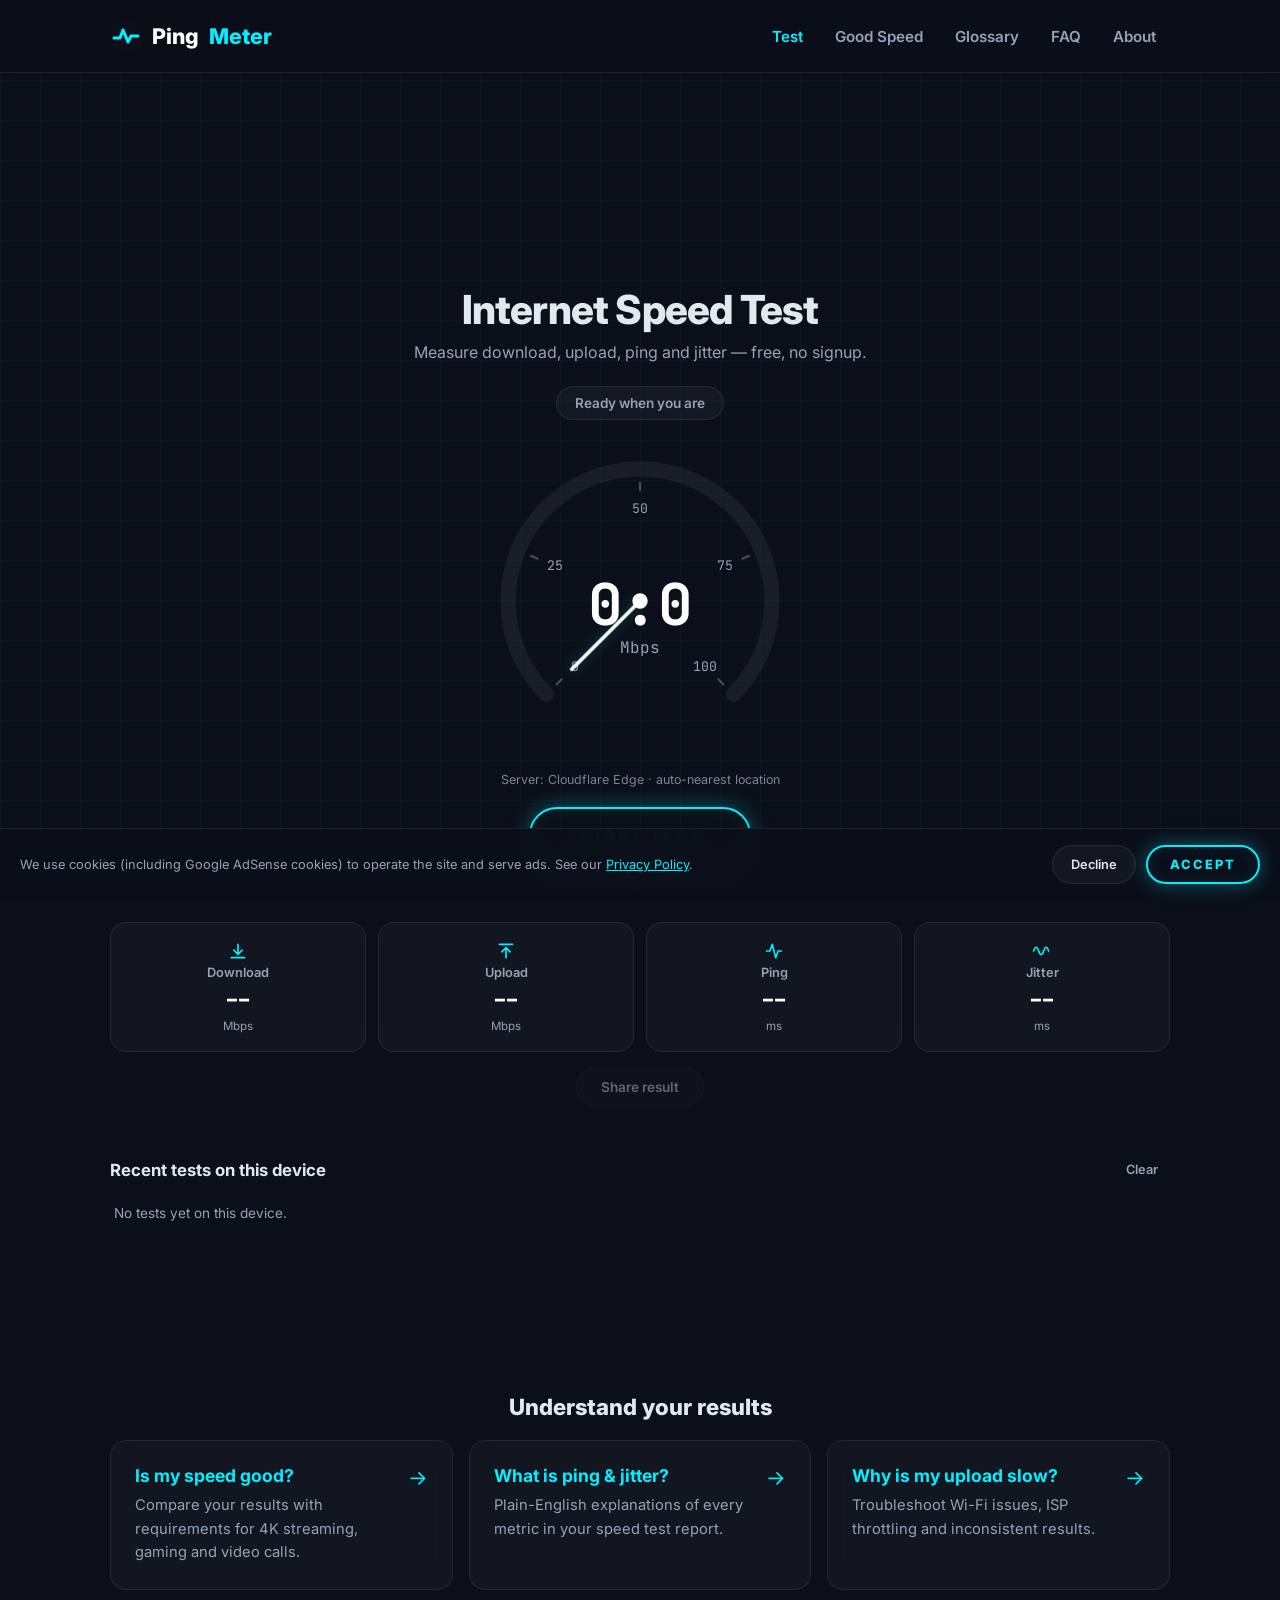
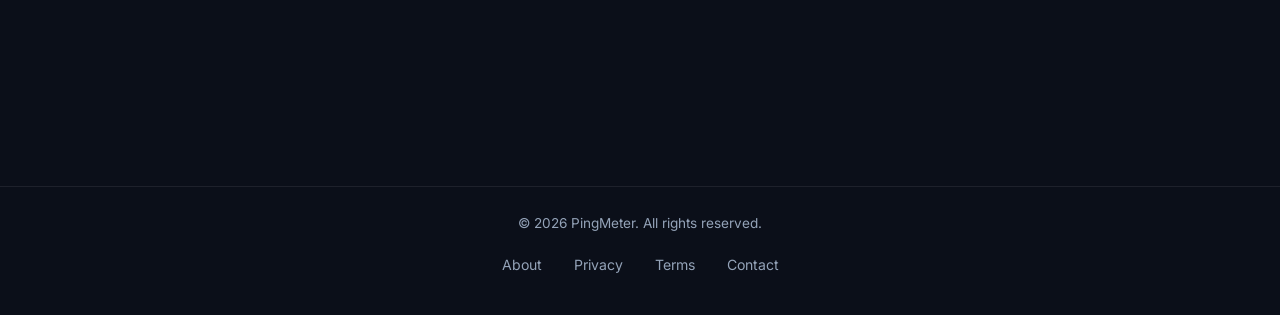
<file: index.html>
<!DOCTYPE html>
<html lang="en">
<head>
    <meta charset="UTF-8">
    <meta name="viewport" content="width=device-width, initial-scale=1.0">
    <title>Internet Speed Test - Free Download, Upload & Ping Test | PingMeter</title>
    <meta name="description" content="Test your internet speed in 15 seconds. Measure download, upload, ping and jitter for free. No signup, no app. Powered by Cloudflare's global edge network.">
    <link rel="canonical" href="https://pingmeter.pages.dev/">
    <meta property="og:type" content="website">
    <meta property="og:title" content="PingMeter - Free Internet Speed Test">
    <meta property="og:description" content="Measure download, upload, ping and jitter in seconds. No signup required.">
    <meta property="og:url" content="https://pingmeter.pages.dev/">
    <meta name="twitter:card" content="summary">
    <link rel="icon" type="image/svg+xml" href="favicon.svg">
    <link rel="preconnect" href="https://fonts.googleapis.com">
    <link rel="preconnect" href="https://fonts.gstatic.com" crossorigin>
    <link href="https://fonts.googleapis.com/css2?family=Inter:wght@400;600;800&family=JetBrains+Mono:wght@500;700&display=swap" rel="stylesheet">
    <link rel="stylesheet" href="css/style.css">
    <link rel="icon" type="image/svg+xml" href="favicon.svg">
    <link rel="canonical" href="https://pingmeter.pages.dev/SLUG">
    <meta property="og:type" content="website">
    <meta property="og:title" content="OG_TITLE">
    <meta property="og:description" content="OG_DESC">
    <meta property="og:url" content="https://pingmeter.pages.dev/SLUG">
    <meta name="twitter:card" content="summary">
</head>
<body>
    <div class="grid-bg"></div>

    <header class="glass-header">
        <div class="container header-inner">
            <a href="./" class="logo" aria-label="PingMeter home">
                <svg class="logo-mark" viewBox="0 0 64 64" aria-hidden="true"><rect width="64" height="64" rx="14" fill="#0B0F19"/><path d="M8 36h12l6-16 10 24 6-12h14" fill="none" stroke="#00F0FF" stroke-width="6" stroke-linecap="round" stroke-linejoin="round"/></svg>
                Ping<span>Meter</span>
            </a>
            <nav id="main-nav" aria-label="Main navigation">
                <a href="./" class="active">Test</a>
                <a href="good-speed">Good Speed</a>
                <a href="glossary">Glossary</a>
                <a href="faq">FAQ</a>
                <a href="about">About</a>
            </nav>
            <button class="menu-toggle" aria-label="Toggle menu" onclick="document.getElementById('main-nav').classList.toggle('open')">
                <span></span><span></span><span></span>
            </button>
        </div>
    </header>

    <main class="container">
        <div class="ad-slot" aria-hidden="true"></div>

        <section class="test-area">
            <h1>Internet Speed Test</h1>
            <p class="subtitle">Measure download, upload, ping and jitter — free, no signup.</p>

            <p class="status-pill" id="status-text" role="status" aria-live="polite">Ready when you are</p>

            <div class="gauge-wrap">
                <svg viewBox="0 0 300 300" class="gauge-svg" role="img" aria-label="Speed gauge">
                    <defs>
                        <linearGradient id="gaugeGrad" x1="0" y1="0" x2="1" y2="1">
                            <stop offset="0%" stop-color="#00F0FF"/>
                            <stop offset="100%" stop-color="#3B82F6"/>
                        </linearGradient>
                    </defs>
                    <path class="gauge-track" d="M 65.147 234.853 A 120 120 0 1 1 234.853 234.853"/>
                    <path class="gauge-fill" id="gauge-fill" d="M 65.147 234.853 A 120 120 0 1 1 234.853 234.853"/>
                    <g id="gauge-ticks"></g>
                    <g id="gauge-needle" transform="rotate(135 150 150)">
                        <line x1="150" y1="150" x2="238" y2="150"/>
                    </g>
                    <circle cx="150" cy="150" r="7" class="gauge-hub"/>
                </svg>
                <div class="gauge-center">
                    <span class="speed-number" id="speed-number">0.0</span>
                    <span class="speed-unit">Mbps</span>
                </div>
            </div>

            <p class="server-line">Server: Cloudflare Edge · auto-nearest location</p>

            <button class="btn-start" id="btn-start">START TEST</button>
            <p class="data-note">Uses approx. 10–40 MB of data per test</p>

            <div class="metrics-grid">
                <div class="metric-card glass">
                    <svg class="m-icon" viewBox="0 0 24 24" aria-hidden="true"><path d="M12 4v12m0 0l-5-5m5 5l5-5M4 20h16" fill="none" stroke="currentColor" stroke-width="2" stroke-linecap="round" stroke-linejoin="round"/></svg>
                    <span class="metric-label">Download</span>
                    <span class="metric-value" id="dl-val">--</span>
                    <small class="m-unit">Mbps</small>
                </div>
                <div class="metric-card glass">
                    <svg class="m-icon" viewBox="0 0 24 24" aria-hidden="true"><path d="M12 20V8m0 0l-5 5m5-5l5 5M4 4h16" fill="none" stroke="currentColor" stroke-width="2" stroke-linecap="round" stroke-linejoin="round"/></svg>
                    <span class="metric-label">Upload</span>
                    <span class="metric-value" id="ul-val">--</span>
                    <small class="m-unit">Mbps</small>
                </div>
                <div class="metric-card glass">
                    <svg class="m-icon" viewBox="0 0 24 24" aria-hidden="true"><path d="M3 12h4l3-8 4 16 3-8h4" fill="none" stroke="currentColor" stroke-width="2" stroke-linecap="round" stroke-linejoin="round"/></svg>
                    <span class="metric-label">Ping</span>
                    <span class="metric-value" id="ping-val">--</span>
                    <small class="m-unit">ms</small>
                </div>
                <div class="metric-card glass">
                    <svg class="m-icon" viewBox="0 0 24 24" aria-hidden="true"><path d="M2 12c2-6 4-6 6 0s4 6 6 0 4-6 6 0" fill="none" stroke="currentColor" stroke-width="2" stroke-linecap="round"/></svg>
                    <span class="metric-label">Jitter</span>
                    <span class="metric-value" id="jitter-val">--</span>
                    <small class="m-unit">ms</small>
                </div>
            </div>

            <div class="actions-row">
                <button class="btn-secondary" id="btn-share" disabled>Share result</button>
            </div>
        </section>

        <section class="history-section">
            <div class="history-head">
                <h2>Recent tests on this device</h2>
                <button class="btn-ghost" id="btn-clear-history">Clear</button>
            </div>
            <div id="history-list" class="history-list"></div>
        </section>

        <div class="ad-slot" aria-hidden="true"></div>

        <section class="pivot-section">
            <h2 class="section-title">Understand your results</h2>
            <div class="pivot-grid">
                <a href="good-speed" class="pivot-card glass">
                    <h3>Is my speed good?</h3>
                    <p>Compare your results with requirements for 4K streaming, gaming and video calls.</p>
                    <span class="arrow" aria-hidden="true">→</span>
                </a>
                <a href="glossary" class="pivot-card glass">
                    <h3>What is ping &amp; jitter?</h3>
                    <p>Plain-English explanations of every metric in your speed test report.</p>
                    <span class="arrow" aria-hidden="true">→</span>
                </a>
                <a href="faq" class="pivot-card glass">
                    <h3>Why is my upload slow?</h3>
                    <p>Troubleshoot Wi-Fi issues, ISP throttling and inconsistent results.</p>
                    <span class="arrow" aria-hidden="true">→</span>
                </a>
            </div>
        </section>

        <div class="ad-slot" aria-hidden="true"></div>
    </main>

    <footer class="glass-footer">
        <div class="container footer-inner">
            <p>&copy; 2026 PingMeter. All rights reserved.</p>
            <div class="footer-links">
                <a href="about">About</a>
                <a href="privacy-policy">Privacy</a>
                <a href="terms">Terms</a>
                <a href="contact">Contact</a>
            </div>
        </div>
    </footer>

    <div class="consent-bar" id="consent-bar" role="dialog" aria-label="Cookie consent">
        <p>We use cookies (including Google AdSense cookies) to operate the site and serve ads. See our <a href="privacy-policy">Privacy Policy</a>.</p>
        <div class="consent-actions">
            <button class="btn-secondary" id="consent-decline">Decline</button>
            <button class="btn-start btn-small" id="consent-accept">Accept</button>
        </div>
    </div>

    <script src="js/ping.js"></script>
    <script src="js/download.js"></script>
    <script src="js/upload.js"></script>
    <script src="js/app.js"></script>
  <script src="js/layout.js"></script>
</body>
</html>
</file>
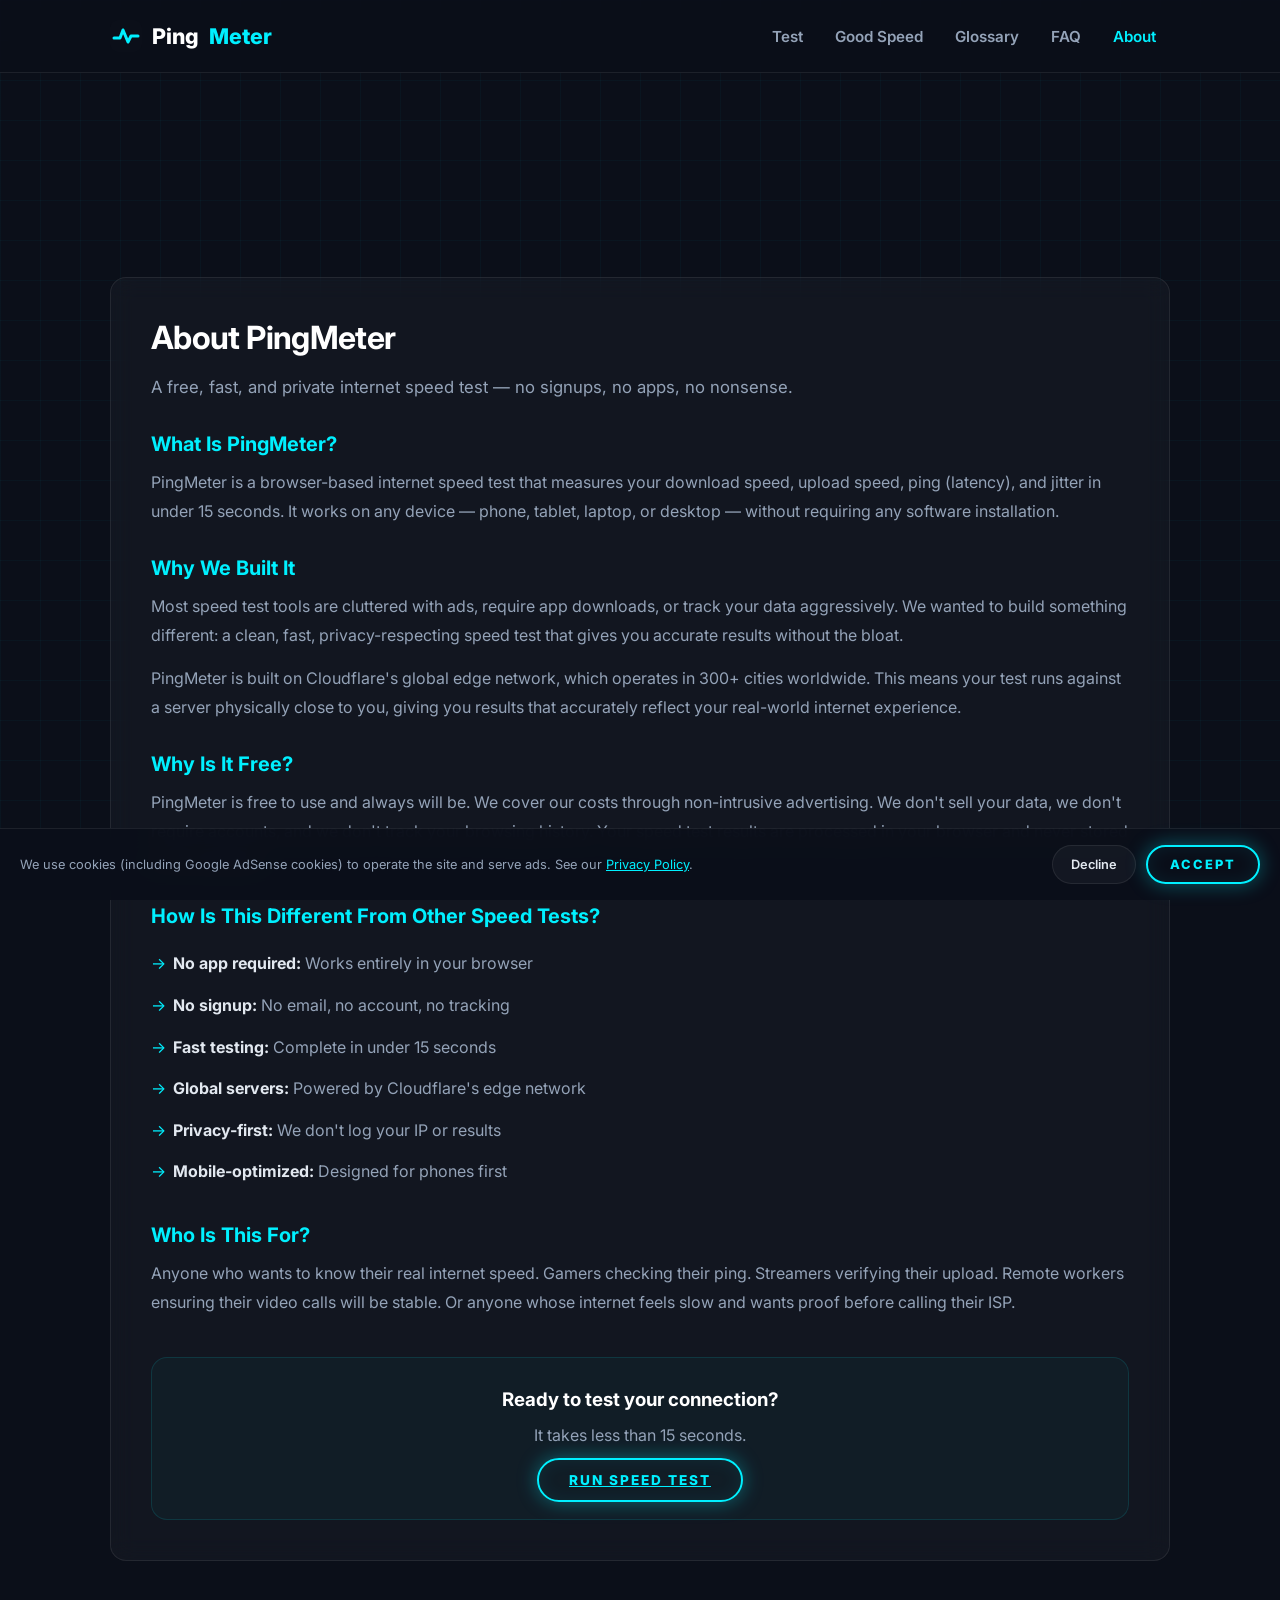
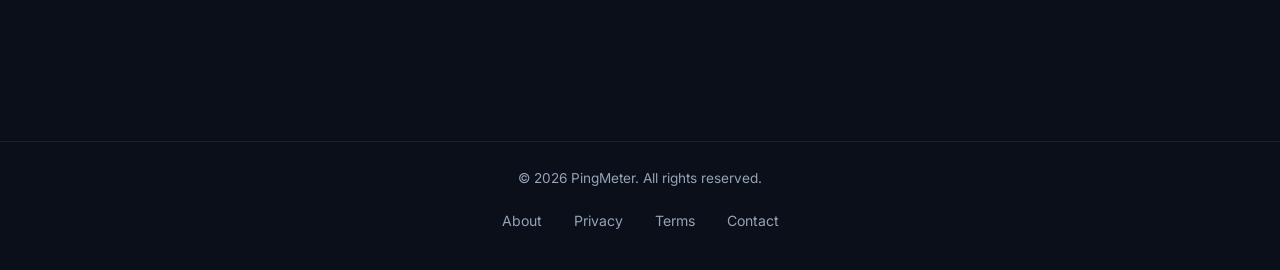
<file: about.html>
<!DOCTYPE html>
<html lang="en">
<head>
    <meta charset="UTF-8">
    <meta name="viewport" content="width=device-width, initial-scale=1.0">
    <title>About PingMeter - Free Internet Speed Test | PingMeter</title>
    <meta name="description" content="Learn about PingMeter - a free, no-signup internet speed test tool. Why we built it, how it works, and why it's always free.">
    <link rel="preconnect" href="https://fonts.googleapis.com">
    <link rel="preconnect" href="https://fonts.gstatic.com" crossorigin>
    <link href="https://fonts.googleapis.com/css2?family=Inter:wght@400;600;800&family=JetBrains+Mono:wght@500;700&display=swap" rel="stylesheet">
    <link rel="stylesheet" href="css/style.css">
    <link rel="icon" type="image/svg+xml" href="favicon.svg">
    <link rel="canonical" href="https://pingmeter.pages.dev/SLUG">
    <meta property="og:type" content="website">
    <meta property="og:title" content="OG_TITLE">
    <meta property="og:description" content="OG_DESC">
    <meta property="og:url" content="https://pingmeter.pages.dev/SLUG">
    <meta name="twitter:card" content="summary">
</head>
<body>
    <div class="grid-bg"></div>

    <!-- HEADER -->
    <header class="glass-header">
        <div class="container header-inner">
            <a href="index.html" class="logo">Ping<span>Meter</span></a>
            <nav id="main-nav">
                <a href="index.html">Test</a>
                <a href="good-speed.html">Good Speed</a>
                <a href="glossary.html">Glossary</a>
                <a href="faq.html">FAQ</a>
                <a href="about.html" class="active">About</a>
            </nav>
            <button class="menu-toggle" onclick="document.getElementById('main-nav').classList.toggle('open')">
                <span></span><span></span><span></span>
            </button>
        </div>
    </header>

    <main class="container content-page">
        <div class="ad-slot">Advertisement (Header)</div>

        <article class="glass article-card">
            <h1>About PingMeter</h1>
            <p class="article-intro">A free, fast, and private internet speed test — no signups, no apps, no nonsense.</p>

            <h2>What Is PingMeter?</h2>
            <p>PingMeter is a browser-based internet speed test that measures your download speed, upload speed, ping (latency), and jitter in under 15 seconds. It works on any device — phone, tablet, laptop, or desktop — without requiring any software installation.</p>

            <h2>Why We Built It</h2>
            <p>Most speed test tools are cluttered with ads, require app downloads, or track your data aggressively. We wanted to build something different: a clean, fast, privacy-respecting speed test that gives you accurate results without the bloat.</p>
            <p>PingMeter is built on Cloudflare's global edge network, which operates in 300+ cities worldwide. This means your test runs against a server physically close to you, giving you results that accurately reflect your real-world internet experience.</p>

            <h2>Why Is It Free?</h2>
            <p>PingMeter is free to use and always will be. We cover our costs through non-intrusive advertising. We don't sell your data, we don't require accounts, and we don't track your browsing history. Your speed test results are processed in your browser and never stored on our servers.</p>

            <h2>How Is This Different From Other Speed Tests?</h2>
            <ul class="content-list">
                <li><strong>No app required:</strong> Works entirely in your browser</li>
                <li><strong>No signup:</strong> No email, no account, no tracking</li>
                <li><strong>Fast testing:</strong> Complete in under 15 seconds</li>
                <li><strong>Global servers:</strong> Powered by Cloudflare's edge network</li>
                <li><strong>Privacy-first:</strong> We don't log your IP or results</li>
                <li><strong>Mobile-optimized:</strong> Designed for phones first</li>
            </ul>

            <h2>Who Is This For?</h2>
            <p>Anyone who wants to know their real internet speed. Gamers checking their ping. Streamers verifying their upload. Remote workers ensuring their video calls will be stable. Or anyone whose internet feels slow and wants proof before calling their ISP.</p>

            <div class="cta-box">
                <h3>Ready to test your connection?</h3>
                <p>It takes less than 15 seconds.</p>
                <a href="index.html" class="btn-start btn-small">Run Speed Test</a>
            </div>
        </article>

        <div class="ad-slot">Advertisement (Footer)</div>
    </main>

    <!-- FOOTER -->
    <footer class="glass-footer">
        <div class="container footer-inner">
            <p>&copy; 2026 PingMeter.org. All rights reserved.</p>
            <div class="footer-links">
                <a href="about.html">About</a>
                <a href="privacy-policy.html">Privacy</a>
                <a href="terms.html">Terms</a>
                <a href="contact.html">Contact</a>
            </div>
        </div>
    </footer>
  <script src="js/layout.js"></script>
</body>
</html>
</file>
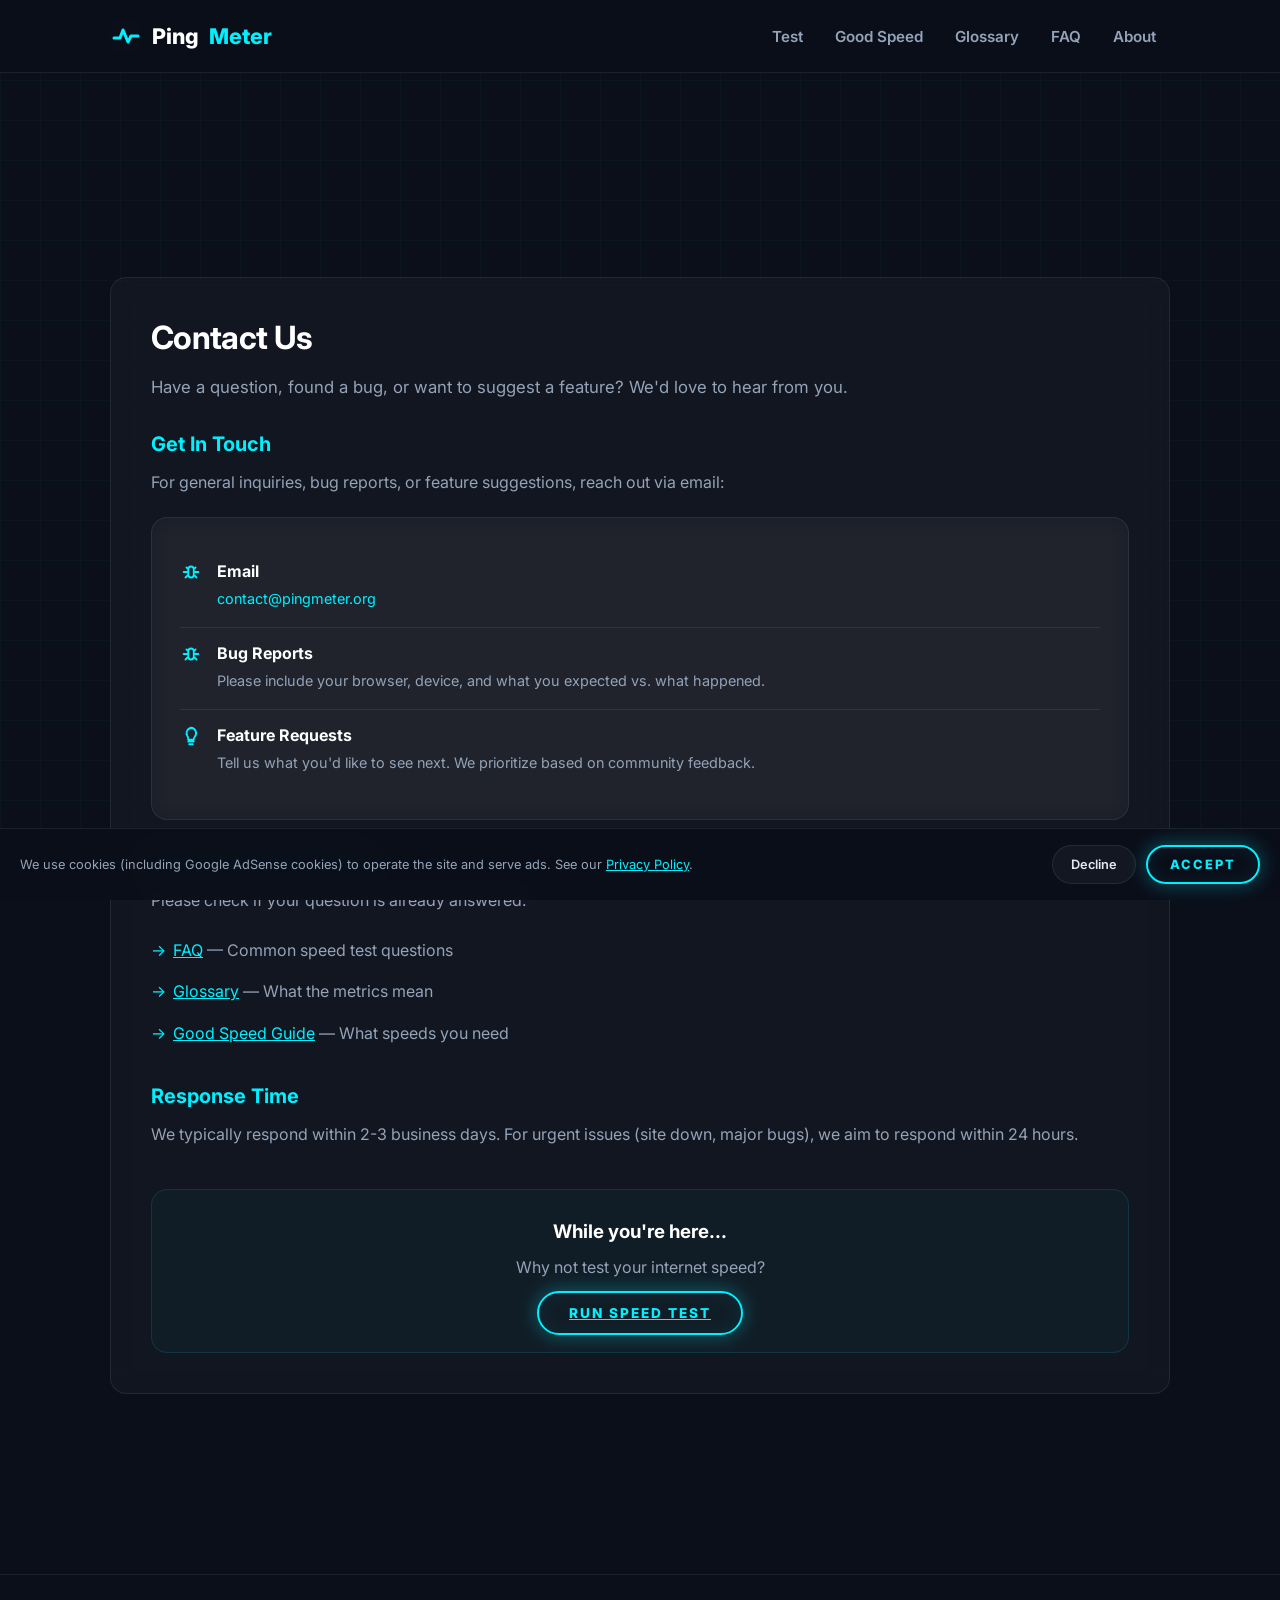
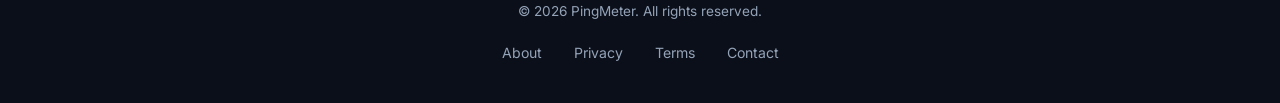
<file: contact.html>
<!DOCTYPE html>
<html lang="en">
<head>
    <meta charset="UTF-8">
    <meta name="viewport" content="width=device-width, initial-scale=1.0">
    <title>Contact Us | PingMeter</title>
    <meta name="description" content="Get in touch with the PingMeter team. Report bugs, suggest features, or ask questions about our speed test tool.">
    <link rel="preconnect" href="https://fonts.googleapis.com">
    <link rel="preconnect" href="https://fonts.gstatic.com" crossorigin>
    <link href="https://fonts.googleapis.com/css2?family=Inter:wght@400;600;800&family=JetBrains+Mono:wght@500;700&display=swap" rel="stylesheet">
    <link rel="stylesheet" href="css/style.css">
    <link rel="icon" type="image/svg+xml" href="favicon.svg">
    <link rel="canonical" href="https://pingmeter.pages.dev/SLUG">
    <meta property="og:type" content="website">
    <meta property="og:title" content="OG_TITLE">
    <meta property="og:description" content="OG_DESC">
    <meta property="og:url" content="https://pingmeter.pages.dev/SLUG">
    <meta name="twitter:card" content="summary">
</head>
<body>
    <div class="grid-bg"></div>

    <!-- HEADER -->
    <header class="glass-header">
        <div class="container header-inner">
            <a href="index.html" class="logo">Ping<span>Meter</span></a>
            <nav id="main-nav">
                <a href="index.html">Test</a>
                <a href="good-speed.html">Good Speed</a>
                <a href="glossary.html">Glossary</a>
                <a href="faq.html">FAQ</a>
                <a href="about.html">About</a>
            </nav>
            <button class="menu-toggle" onclick="document.getElementById('main-nav').classList.toggle('open')">
                <span></span><span></span><span></span>
            </button>
        </div>
    </header>

    <main class="container content-page">
        <div class="ad-slot">Advertisement (Header)</div>

        <article class="glass article-card">
            <h1>Contact Us</h1>
            <p class="article-intro">Have a question, found a bug, or want to suggest a feature? We'd love to hear from you.</p>

            <h2>Get In Touch</h2>
            <p>For general inquiries, bug reports, or feature suggestions, reach out via email:</p>

            <div class="contact-box glass">
                <div class="contact-item">
                  <span class="contact-icon"><svg viewBox="0 0 24 24" aria-hidden="true"><path d="M9 9a3 3 0 0 1 6 0v6a3 3 0 0 1-6 0zM9 12H4M20 12h-5M9 15l-3 3M15 15l3 3M9 9L7 7M15 9l2-2" fill="none" stroke="currentColor" stroke-width="2" stroke-linecap="round" stroke-linejoin="round"/></svg></span>
                    <div>
                        <strong>Email</strong>
                        <p><a href="mailto:contact@pingmeter.org" style="color: var(--accent); text-decoration: none;">contact@pingmeter.org</a></p>
                    </div>
                </div>
                <div class="contact-item">
                    <span class="contact-icon"><svg viewBox="0 0 24 24" aria-hidden="true"><path d="M9 9a3 3 0 0 1 6 0v6a3 3 0 0 1-6 0zM9 12H4M20 12h-5M9 15l-3 3M15 15l3 3M9 9L7 7M15 9l2-2" fill="none" stroke="currentColor" stroke-width="2" stroke-linecap="round" stroke-linejoin="round"/></svg></span>
                    <div>
                        <strong>Bug Reports</strong>
                        <p>Please include your browser, device, and what you expected vs. what happened.</p>
                    </div>
                </div>
                <div class="contact-item">
                    <span class="contact-icon"><svg viewBox="0 0 24 24" aria-hidden="true"><path d="M9 18h6M10 21h4M12 3a6 6 0 0 1 4 10c-.8.7-1 1.5-1 3h-6c0-2.5-.2-3.3-1-4A6 6 0 0 1 12 3z" fill="none" stroke="currentColor" stroke-width="2" stroke-linecap="round" stroke-linejoin="round"/></svg></span>
                    <div>
                        <strong>Feature Requests</strong>
                        <p>Tell us what you'd like to see next. We prioritize based on community feedback.</p>
                    </div>
                </div>
            </div>

            <h2>Before You Contact Us</h2>
            <p>Please check if your question is already answered:</p>
            <ul class="content-list">
                <li><a href="faq.html" style="color: var(--accent);">FAQ</a> — Common speed test questions</li>
                <li><a href="glossary.html" style="color: var(--accent);">Glossary</a> — What the metrics mean</li>
                <li><a href="good-speed.html" style="color: var(--accent);">Good Speed Guide</a> — What speeds you need</li>
            </ul>

            <h2>Response Time</h2>
            <p>We typically respond within 2-3 business days. For urgent issues (site down, major bugs), we aim to respond within 24 hours.</p>

            <div class="cta-box">
                <h3>While you're here...</h3>
                <p>Why not test your internet speed?</p>
                <a href="index.html" class="btn-start btn-small">Run Speed Test</a>
            </div>
        </article>

        <div class="ad-slot">Advertisement (Footer)</div>
    </main>

    <!-- FOOTER -->
    <footer class="glass-footer">
        <div class="container footer-inner">
            <p>&copy; 2026 PingMeter.org. All rights reserved.</p>
            <div class="footer-links">
                <a href="about.html">About</a>
                <a href="privacy-policy.html">Privacy</a>
                <a href="terms.html">Terms</a>
                <a href="contact.html">Contact</a>
            </div>
        </div>
    </footer>
  <script src="js/layout.js"></script>
</body>
</html>
</file>
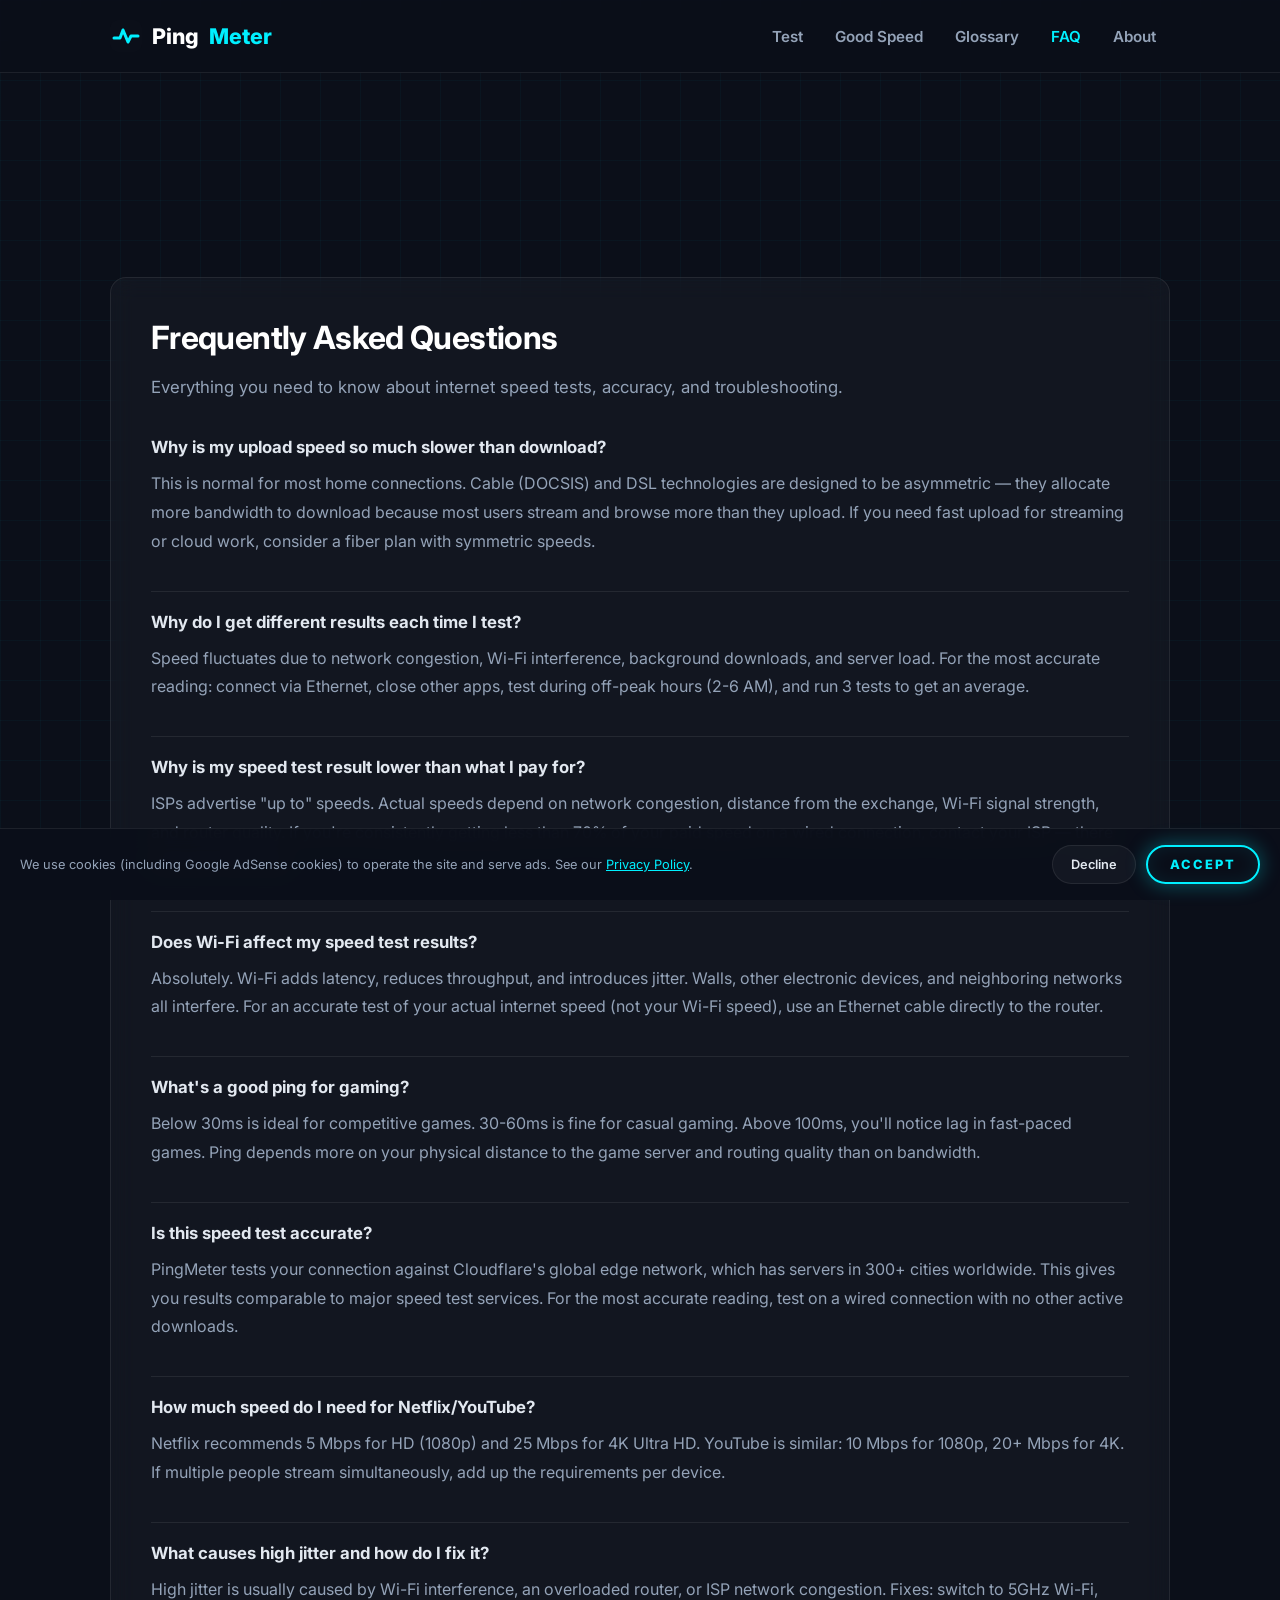
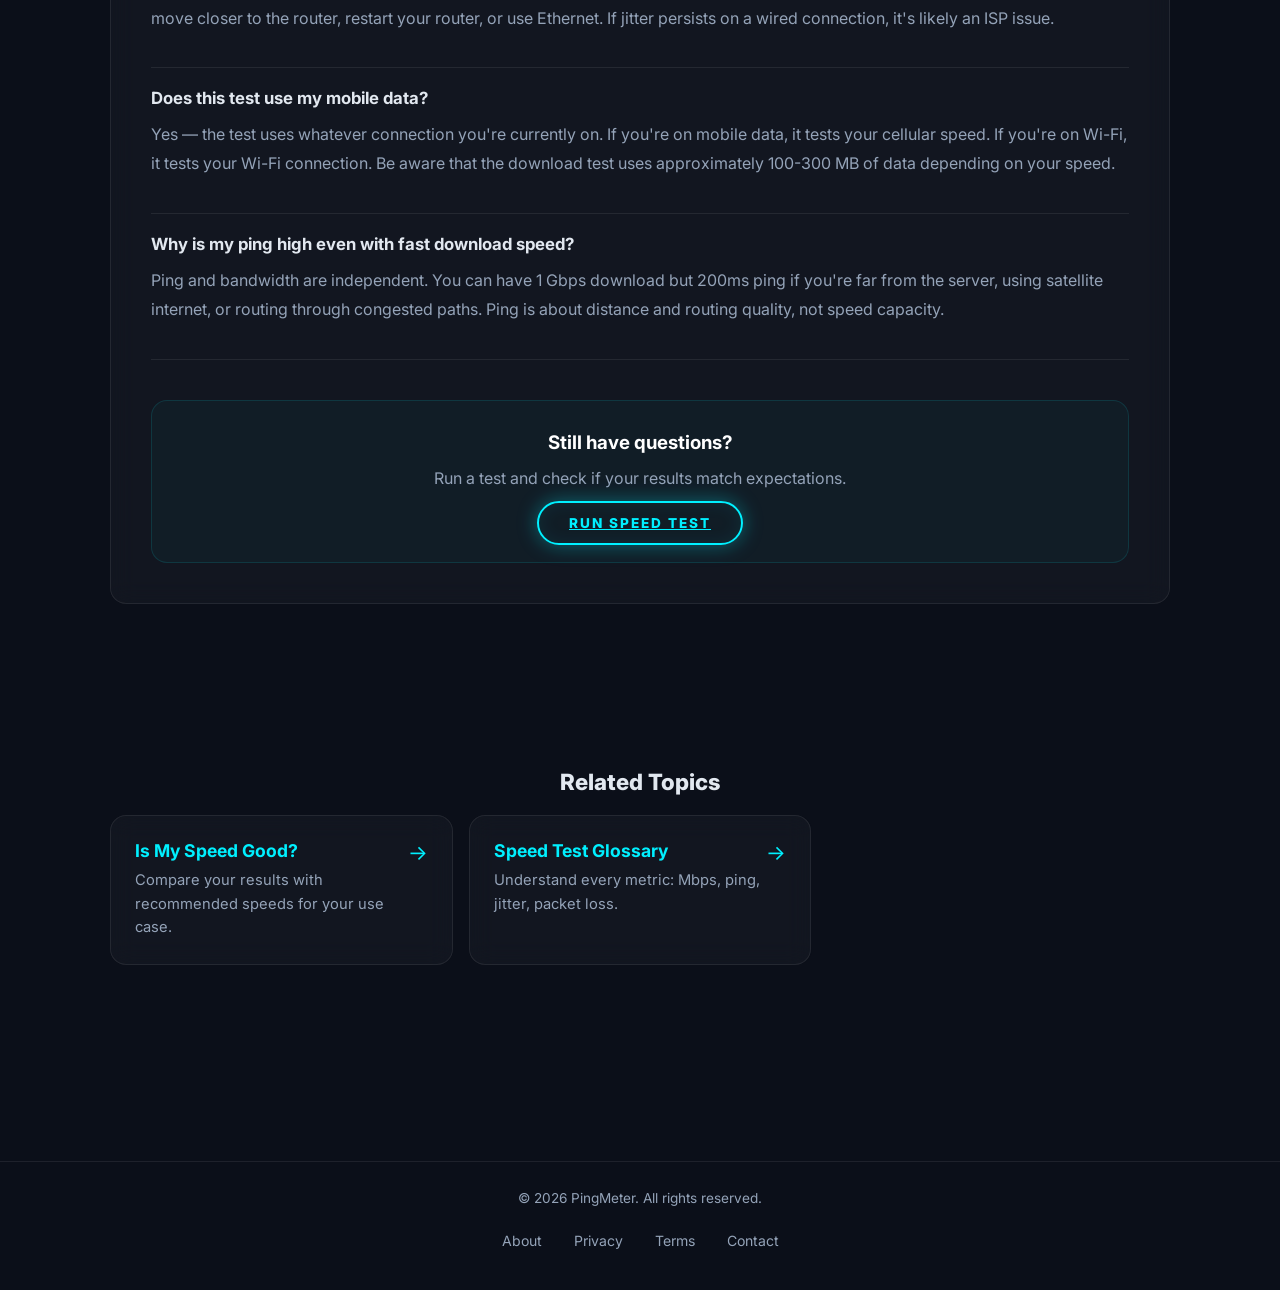
<file: faq.html>
<!DOCTYPE html>
<html lang="en">
<head>
    <meta charset="UTF-8">
    <meta name="viewport" content="width=device-width, initial-scale=1.0">
    <title>Speed Test FAQ - Why Is My Internet Slow? | PingMeter</title>
    <meta name="description" content="Answers to common internet speed questions. Why is upload slower? Why do results vary? How to get accurate speed test results.">
    <link rel="preconnect" href="https://fonts.googleapis.com">
    <link rel="preconnect" href="https://fonts.gstatic.com" crossorigin>
    <link href="https://fonts.googleapis.com/css2?family=Inter:wght@400;600;800&family=JetBrains+Mono:wght@500;700&display=swap" rel="stylesheet">
    <link rel="stylesheet" href="css/style.css">
    <link rel="icon" type="image/svg+xml" href="favicon.svg">
    <link rel="canonical" href="https://pingmeter.pages.dev/SLUG">
    <meta property="og:type" content="website">
    <meta property="og:title" content="OG_TITLE">
    <meta property="og:description" content="OG_DESC">
    <meta property="og:url" content="https://pingmeter.pages.dev/SLUG">
    <meta name="twitter:card" content="summary">
</head>
<body>
    <div class="grid-bg"></div>

    <!-- HEADER -->
    <header class="glass-header">
        <div class="container header-inner">
            <a href="index.html" class="logo">Ping<span>Meter</span></a>
            <nav id="main-nav">
                <a href="index.html">Test</a>
                <a href="good-speed.html">Good Speed</a>
                <a href="glossary.html">Glossary</a>
                <a href="faq.html" class="active">FAQ</a>
                <a href="about.html">About</a>
            </nav>
            <button class="menu-toggle" onclick="document.getElementById('main-nav').classList.toggle('open')">
                <span></span><span></span><span></span>
            </button>
        </div>
    </header>

    <main class="container content-page">
        <div class="ad-slot">Advertisement (Header)</div>

        <article class="glass article-card">
            <h1>Frequently Asked Questions</h1>
            <p class="article-intro">Everything you need to know about internet speed tests, accuracy, and troubleshooting.</p>

            <!-- FAQ Items -->
            <div class="faq-item">
                <h2>Why is my upload speed so much slower than download?</h2>
                <p>This is normal for most home connections. Cable (DOCSIS) and DSL technologies are designed to be asymmetric — they allocate more bandwidth to download because most users stream and browse more than they upload. If you need fast upload for streaming or cloud work, consider a fiber plan with symmetric speeds.</p>
            </div>

            <div class="faq-item">
                <h2>Why do I get different results each time I test?</h2>
                <p>Speed fluctuates due to network congestion, Wi-Fi interference, background downloads, and server load. For the most accurate reading: connect via Ethernet, close other apps, test during off-peak hours (2-6 AM), and run 3 tests to get an average.</p>
            </div>

            <div class="faq-item">
                <h2>Why is my speed test result lower than what I pay for?</h2>
                <p>ISPs advertise "up to" speeds. Actual speeds depend on network congestion, distance from the exchange, Wi-Fi signal strength, and router quality. If you're consistently getting less than 70% of your paid speed on a wired connection, contact your ISP — there may be a line fault.</p>
            </div>

            <div class="faq-item">
                <h2>Does Wi-Fi affect my speed test results?</h2>
                <p>Absolutely. Wi-Fi adds latency, reduces throughput, and introduces jitter. Walls, other electronic devices, and neighboring networks all interfere. For an accurate test of your actual internet speed (not your Wi-Fi speed), use an Ethernet cable directly to the router.</p>
            </div>

            <div class="faq-item">
                <h2>What's a good ping for gaming?</h2>
                <p>Below 30ms is ideal for competitive games. 30-60ms is fine for casual gaming. Above 100ms, you'll notice lag in fast-paced games. Ping depends more on your physical distance to the game server and routing quality than on bandwidth.</p>
            </div>

            <div class="faq-item">
                <h2>Is this speed test accurate?</h2>
                <p>PingMeter tests your connection against Cloudflare's global edge network, which has servers in 300+ cities worldwide. This gives you results comparable to major speed test services. For the most accurate reading, test on a wired connection with no other active downloads.</p>
            </div>

            <div class="faq-item">
                <h2>How much speed do I need for Netflix/YouTube?</h2>
                <p>Netflix recommends 5 Mbps for HD (1080p) and 25 Mbps for 4K Ultra HD. YouTube is similar: 10 Mbps for 1080p, 20+ Mbps for 4K. If multiple people stream simultaneously, add up the requirements per device.</p>
            </div>

            <div class="faq-item">
                <h2>What causes high jitter and how do I fix it?</h2>
                <p>High jitter is usually caused by Wi-Fi interference, an overloaded router, or ISP network congestion. Fixes: switch to 5GHz Wi-Fi, move closer to the router, restart your router, or use Ethernet. If jitter persists on a wired connection, it's likely an ISP issue.</p>
            </div>

            <div class="faq-item">
                <h2>Does this test use my mobile data?</h2>
                <p>Yes — the test uses whatever connection you're currently on. If you're on mobile data, it tests your cellular speed. If you're on Wi-Fi, it tests your Wi-Fi connection. Be aware that the download test uses approximately 100-300 MB of data depending on your speed.</p>
            </div>

            <div class="faq-item">
                <h2>Why is my ping high even with fast download speed?</h2>
                <p>Ping and bandwidth are independent. You can have 1 Gbps download but 200ms ping if you're far from the server, using satellite internet, or routing through congested paths. Ping is about distance and routing quality, not speed capacity.</p>
            </div>

            <div class="cta-box">
                <h3>Still have questions?</h3>
                <p>Run a test and check if your results match expectations.</p>
                <a href="index.html" class="btn-start btn-small">Run Speed Test</a>
            </div>
        </article>

        <div class="ad-slot">Advertisement (Mid-Page)</div>

        <section class="pivot-section">
            <h2 class="section-title">Related Topics</h2>
            <div class="pivot-grid">
                <a href="good-speed.html" class="pivot-card glass">
                    <h3>Is My Speed Good?</h3>
                    <p>Compare your results with recommended speeds for your use case.</p>
                    <span class="arrow">→</span>
                </a>
                <a href="glossary.html" class="pivot-card glass">
                    <h3>Speed Test Glossary</h3>
                    <p>Understand every metric: Mbps, ping, jitter, packet loss.</p>
                    <span class="arrow">→</span>
                </a>
            </div>
        </section>

        <div class="ad-slot">Advertisement (Footer)</div>
    </main>

    <!-- FOOTER -->
    <footer class="glass-footer">
        <div class="container footer-inner">
            <p>&copy; 2026 PingMeter.org. All rights reserved.</p>
            <div class="footer-links">
                <a href="about.html">About</a>
                <a href="privacy-policy.html">Privacy</a>
                <a href="terms.html">Terms</a>
                <a href="contact.html">Contact</a>
            </div>
        </div>
    </footer>
  <script src="js/layout.js"></script>
</body>
</html>
</file>
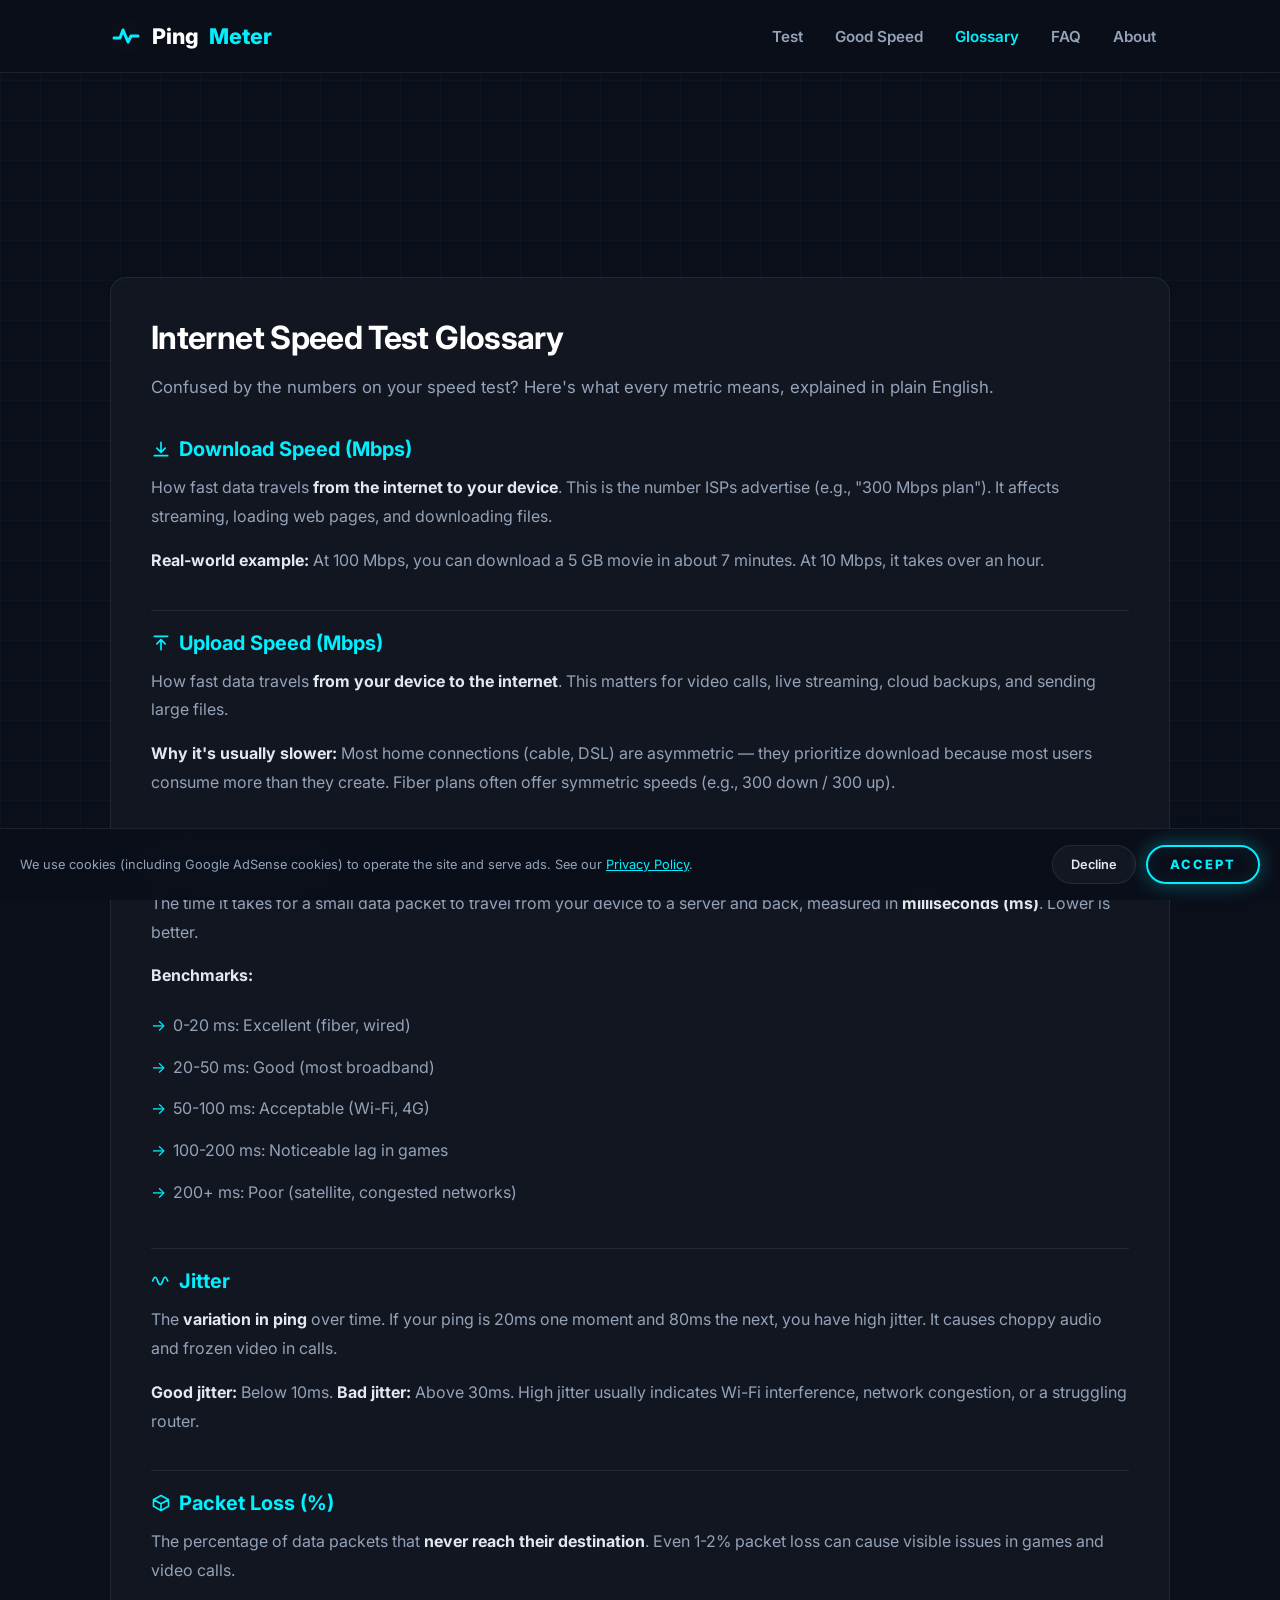
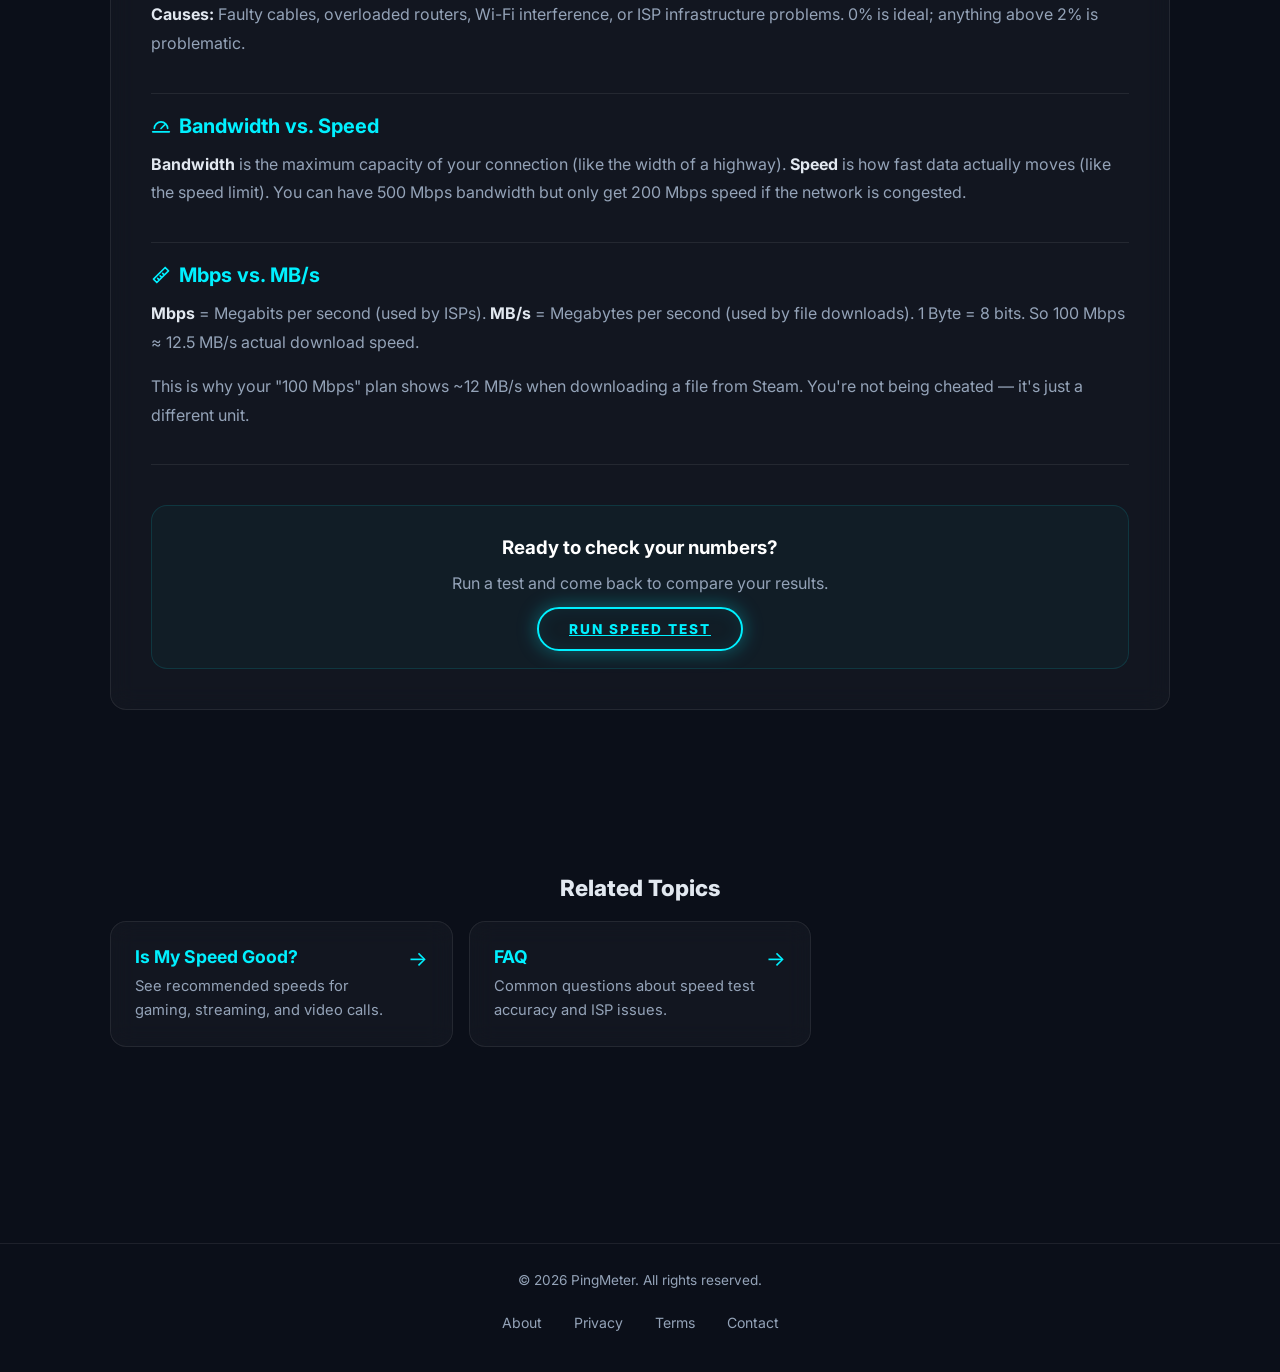
<file: glossary.html>
<!DOCTYPE html>
<html lang="en">
<head>
    <meta charset="UTF-8">
    <meta name="viewport" content="width=device-width, initial-scale=1.0">
    <title>Internet Speed Test Glossary - Mbps, Ping, Jitter Explained | PingMeter</title>
    <meta name="description" content="Understand your speed test results. Learn what download speed, upload speed, ping, jitter, latency, and packet loss mean in simple terms.">
    <link rel="preconnect" href="https://fonts.googleapis.com">
    <link rel="preconnect" href="https://fonts.gstatic.com" crossorigin>
    <link href="https://fonts.googleapis.com/css2?family=Inter:wght@400;600;800&family=JetBrains+Mono:wght@500;700&display=swap" rel="stylesheet">
    <link rel="stylesheet" href="css/style.css">
    <link rel="icon" type="image/svg+xml" href="favicon.svg">
    <link rel="canonical" href="https://pingmeter.pages.dev/SLUG">
    <meta property="og:type" content="website">
    <meta property="og:title" content="OG_TITLE">
    <meta property="og:description" content="OG_DESC">
    <meta property="og:url" content="https://pingmeter.pages.dev/SLUG">
<meta name="twitter:card" content="summary">
</head>
<body>
    <div class="grid-bg"></div>

    <!-- HEADER -->
    <header class="glass-header">
        <div class="container header-inner">
            <a href="index.html" class="logo">Ping<span>Meter</span></a>
            <nav id="main-nav">
                <a href="index.html">Test</a>
                <a href="good-speed.html">Good Speed</a>
                <a href="glossary.html" class="active">Glossary</a>
                <a href="faq.html">FAQ</a>
                <a href="about.html">About</a>
            </nav>
            <button class="menu-toggle" onclick="document.getElementById('main-nav').classList.toggle('open')">
                <span></span><span></span><span></span>
            </button>
        </div>
    </header>

    <main class="container content-page">
        <div class="ad-slot">Advertisement (Header)</div>

        <article class="glass article-card">
            <h1>Internet Speed Test Glossary</h1>
            <p class="article-intro">Confused by the numbers on your speed test? Here's what every metric means, explained in plain English.</p>

            <!-- Download Speed -->
            <div class="glossary-item">
                <h2><svg class="g-icon" viewBox="0 0 24 24" aria-hidden="true"><path d="M12 4v12m0 0l-5-5m5 5l5-5M4 20h16" fill="none" stroke="currentColor" stroke-width="2" stroke-linecap="round" stroke-linejoin="round"/></svg>Download Speed (Mbps)</h2>
                <p>How fast data travels <strong>from the internet to your device</strong>. This is the number ISPs advertise (e.g., "300 Mbps plan"). It affects streaming, loading web pages, and downloading files.</p>
                <p><strong>Real-world example:</strong> At 100 Mbps, you can download a 5 GB movie in about 7 minutes. At 10 Mbps, it takes over an hour.</p>
            </div>

            <!-- Upload Speed -->
            <div class="glossary-item">
                <h2><svg class="g-icon" viewBox="0 0 24 24" aria-hidden="true"><path d="M12 20V8m0 0l-5 5m5-5l5 5M4 4h16" fill="none" stroke="currentColor" stroke-width="2" stroke-linecap="round" stroke-linejoin="round"/>
                </svg>Upload Speed (Mbps)</h2>
                <p>How fast data travels <strong>from your device to the internet</strong>. This matters for video calls, live streaming, cloud backups, and sending large files.</p>
                <p><strong>Why it's usually slower:</strong> Most home connections (cable, DSL) are asymmetric — they prioritize download because most users consume more than they create. Fiber plans often offer symmetric speeds (e.g., 300 down / 300 up).</p>
            </div>

            <!-- Ping / Latency -->
            <div class="glossary-item">
                <h2><svg class="g-icon" viewBox="0 0 24 24" aria-hidden="true"><path d="M3 12h4l3-8 4 16 3-8h4" fill="none" stroke="currentColor" stroke-width="2" stroke-linecap="round" stroke-linejoin="round"/></svg>Ping (Latency)</h2>
                <p>The time it takes for a small data packet to travel from your device to a server and back, measured in <strong>milliseconds (ms)</strong>. Lower is better.</p>
                <p><strong>Benchmarks:</strong></p>
                <ul class="content-list">
                    <li>0-20 ms: Excellent (fiber, wired)</li>
                    <li>20-50 ms: Good (most broadband)</li>
                    <li>50-100 ms: Acceptable (Wi-Fi, 4G)</li>
                    <li>100-200 ms: Noticeable lag in games</li>
                    <li>200+ ms: Poor (satellite, congested networks)</li>
                </ul>
            </div>

            <!-- Jitter -->
            <div class="glossary-item">
                <h2><svg class="g-icon" viewBox="0 0 24 24" aria-hidden="true"><path d="M2 12c2-6 4-6 6 0s4 6 6 0 4-6 6 0" fill="none" stroke="currentColor" stroke-width="2" stroke-linecap="round"/></svg>Jitter</h2>
                <p>The <strong>variation in ping</strong> over time. If your ping is 20ms one moment and 80ms the next, you have high jitter. It causes choppy audio and frozen video in calls.</p>
                <p><strong>Good jitter:</strong> Below 10ms. <strong>Bad jitter:</strong> Above 30ms. High jitter usually indicates Wi-Fi interference, network congestion, or a struggling router.</p>
            </div>

            <!-- Packet Loss -->
            <div class="glossary-item">
                <h2><svg class="g-icon" viewBox="0 0 24 24" aria-hidden="true"><path d="M21 8l-9-5-9 5v8l9 5 9-5V8zM3 8l9 5 9-5M12 13v8" fill="none" stroke="currentColor" stroke-width="2" stroke-linecap="round" stroke-linejoin="round"/></svg>Packet Loss (%)</h2>
                <p>The percentage of data packets that <strong>never reach their destination</strong>. Even 1-2% packet loss can cause visible issues in games and video calls.</p>
                <p><strong>Causes:</strong> Faulty cables, overloaded routers, Wi-Fi interference, or ISP infrastructure problems. 0% is ideal; anything above 2% is problematic.</p>
            </div>

            <!-- Bandwidth vs Speed -->
            <div class="glossary-item">
                <h2><svg class="g-icon" viewBox="0 0 24 24" aria-hidden="true"><path d="M4 15a8 8 0 0 1 16 0M12 15l4.5-4.5M2 19h20" fill="none" stroke="currentColor" stroke-width="2" stroke-linecap="round" stroke-linejoin="round"/></svg>Bandwidth vs. Speed</h2>
                <p><strong>Bandwidth</strong> is the maximum capacity of your connection (like the width of a highway). <strong>Speed</strong> is how fast data actually moves (like the speed limit). You can have 500 Mbps bandwidth but only get 200 Mbps speed if the network is congested.</p>
            </div>

            <!-- Mbps vs MB/s -->
            <div class="glossary-item">
                <h2><svg class="g-icon" viewBox="0 0 24 24" aria-hidden="true"><path d="M3 17L17 3l4 4L7 21zM8 16l1.5 1.5M11 13l1.5 1.5M14 10l1.5 1.5" fill="none" stroke="currentColor" stroke-width="2" stroke-linecap="round" stroke-linejoin="round"/></svg>Mbps vs. MB/s</h2>
                <p><strong>Mbps</strong> = Megabits per second (used by ISPs). <strong>MB/s</strong> = Megabytes per second (used by file downloads). 1 Byte = 8 bits. So 100 Mbps ≈ 12.5 MB/s actual download speed.</p>
                <p>This is why your "100 Mbps" plan shows ~12 MB/s when downloading a file from Steam. You're not being cheated — it's just a different unit.</p>
            </div>

            <div class="cta-box">
                <h3>Ready to check your numbers?</h3>
                <p>Run a test and come back to compare your results.</p>
                <a href="index.html" class="btn-start btn-small">Run Speed Test</a>
            </div>
        </article>

        <div class="ad-slot">Advertisement (Mid-Page)</div>

        <section class="pivot-section">
            <h2 class="section-title">Related Topics</h2>
            <div class="pivot-grid">
                <a href="good-speed.html" class="pivot-card glass">
                    <h3>Is My Speed Good?</h3>
                    <p>See recommended speeds for gaming, streaming, and video calls.</p>
                    <span class="arrow">→</span>
                </a>
                <a href="faq.html" class="pivot-card glass">
                    <h3>FAQ</h3>
                    <p>Common questions about speed test accuracy and ISP issues.</p>
                    <span class="arrow">→</span>
                </a>
            </div>
        </section>

        <div class="ad-slot">Advertisement (Footer)</div>
    </main>

    <!-- FOOTER -->
    <footer class="glass-footer">
        <div class="container footer-inner">
            <p>&copy; 2026 PingMeter.org. All rights reserved.</p>
            <div class="footer-links">
                <a href="about.html">About</a>
                <a href="privacy-policy.html">Privacy</a>
                <a href="terms.html">Terms</a>
                <a href="contact.html">Contact</a>
            </div>
        </div>
    </footer>
  <script src="js/layout.js"></script>
</body>
</html>
</file>
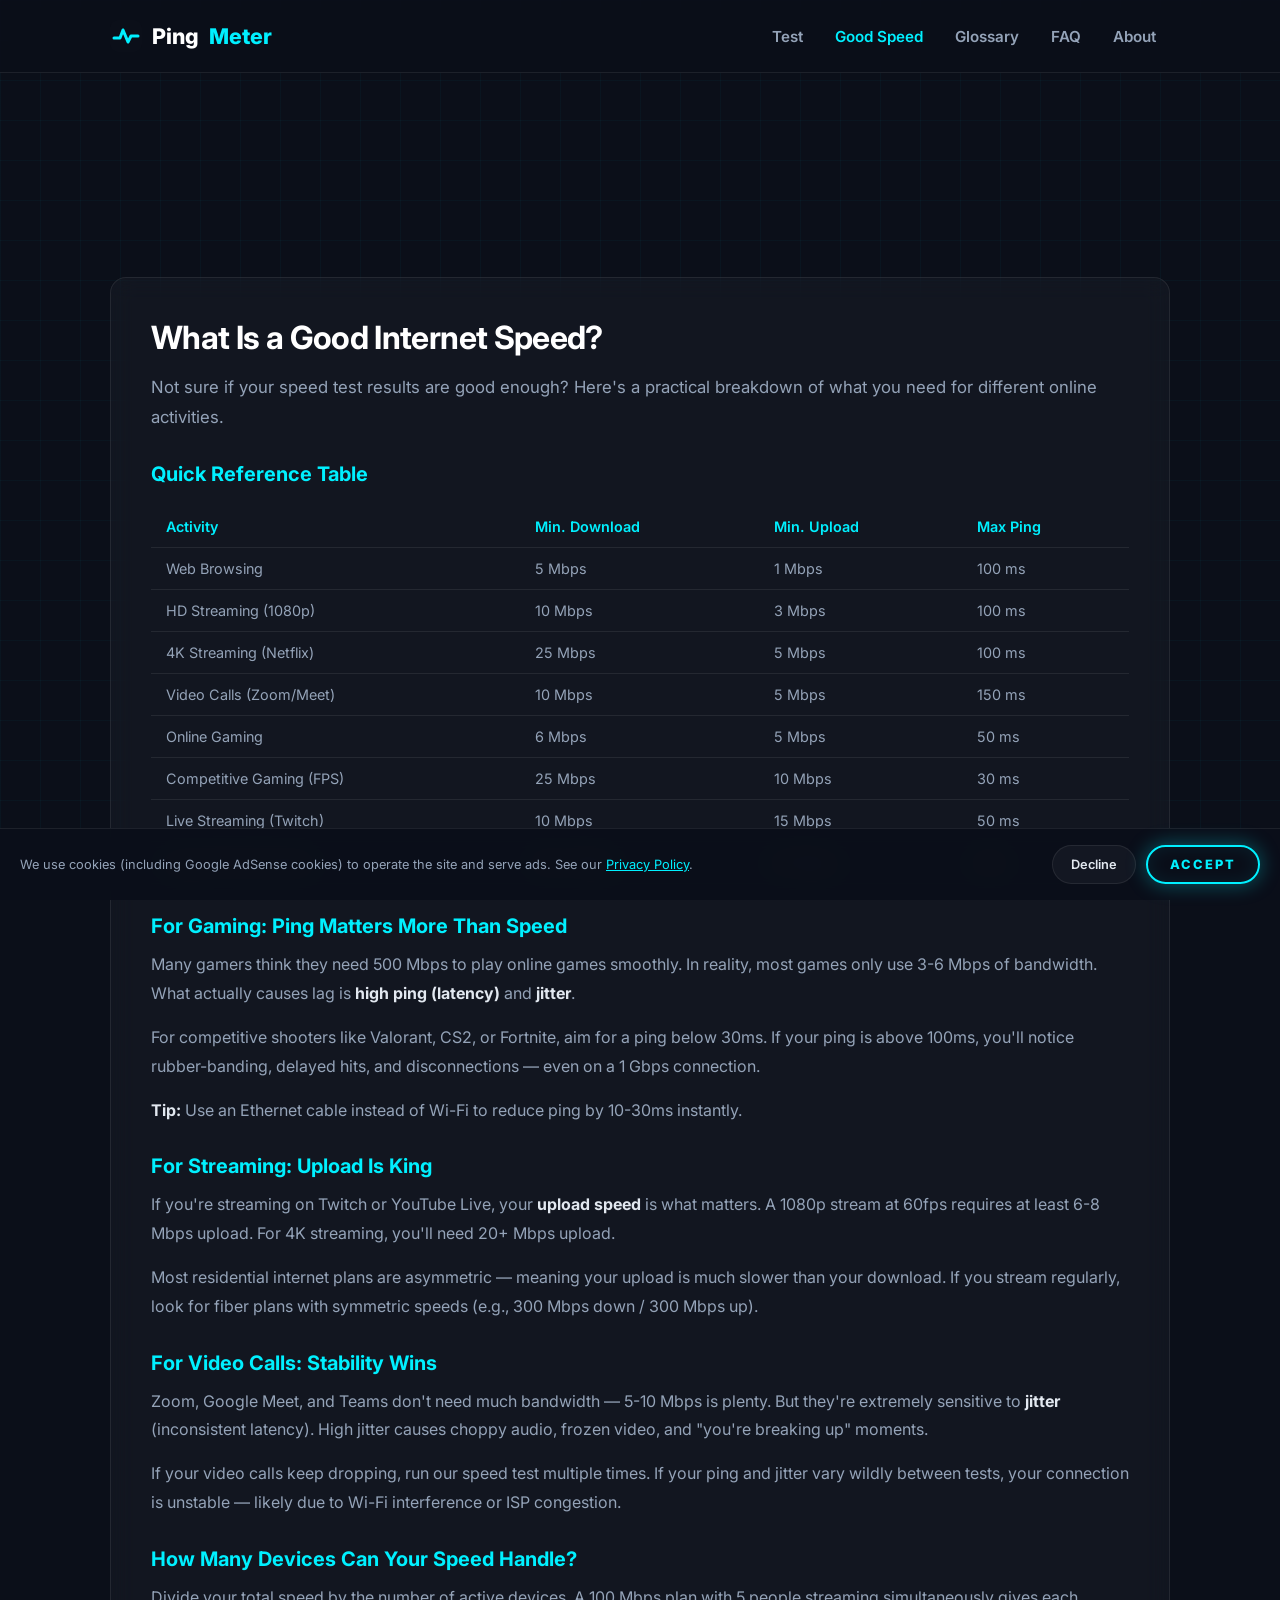
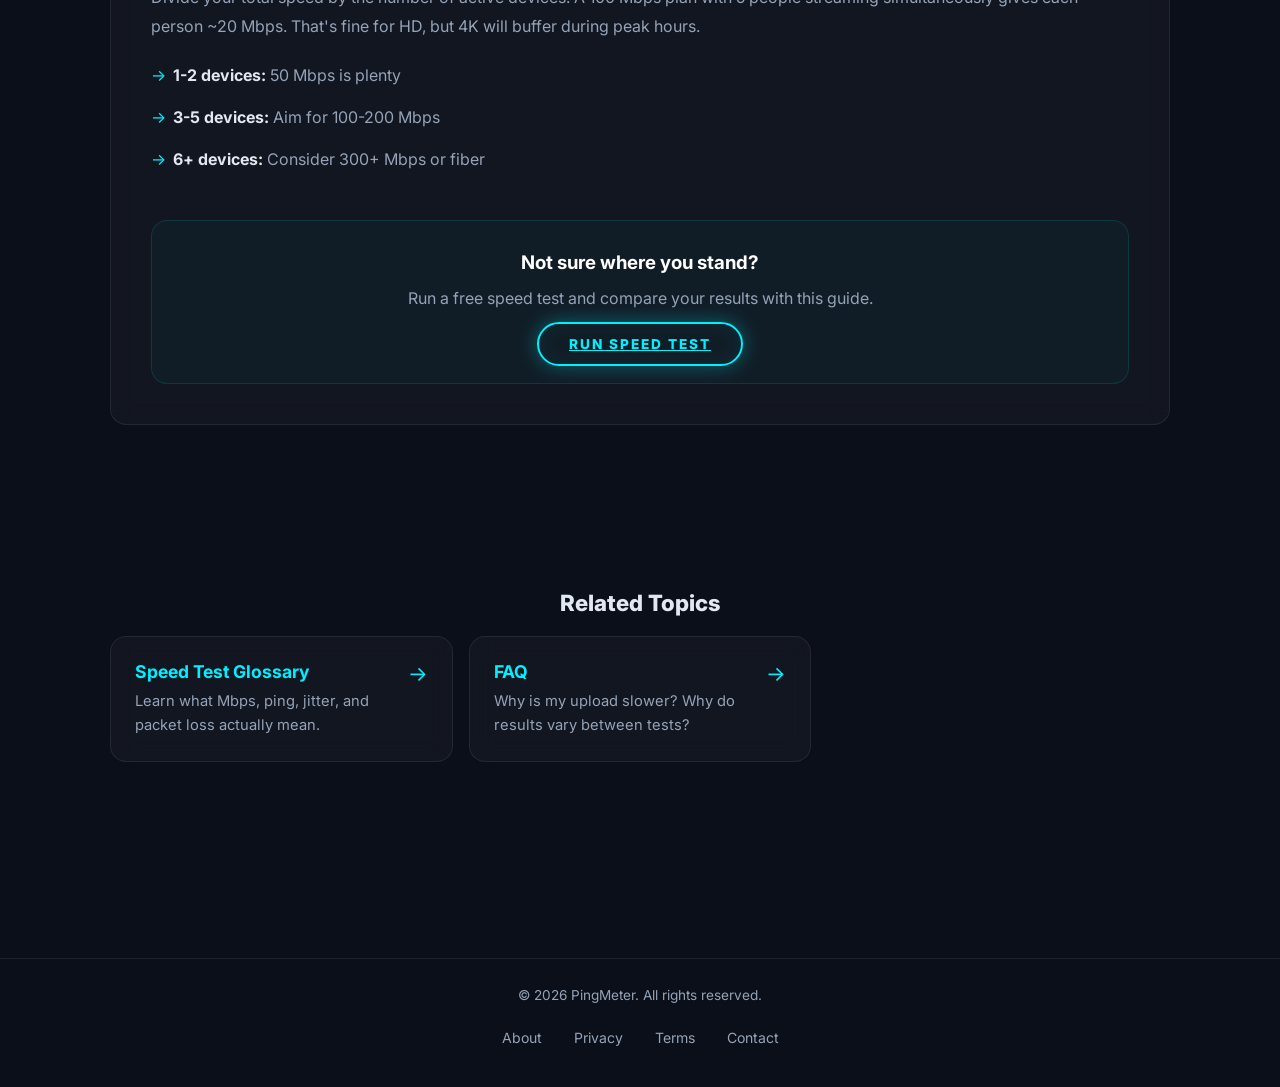
<file: good-speed.html>
<!DOCTYPE html>
<html lang="en">
<head>
    <meta charset="UTF-8">
    <meta name="viewport" content="width=device-width, initial-scale=1.0">
    <title>What Is a Good Internet Speed? | PingMeter</title>
    <meta name="description" content="Find out what internet speed you need for gaming, 4K streaming, video calls, and more. Compare your results with our speed guide.">
    <link rel="preconnect" href="https://fonts.googleapis.com">
    <link rel="preconnect" href="https://fonts.gstatic.com" crossorigin>
    <link href="https://fonts.googleapis.com/css2?family=Inter:wght@400;600;800&family=JetBrains+Mono:wght@500;700&display=swap" rel="stylesheet">
    <link rel="stylesheet" href="css/style.css">
    <link rel="icon" type="image/svg+xml" href="favicon.svg">
    <link rel="canonical" href="https://pingmeter.pages.dev/SLUG">
    <meta property="og:type" content="website">
    <meta property="og:title" content="OG_TITLE">
    <meta property="og:description" content="OG_DESC">
    <meta property="og:url" content="https://pingmeter.pages.dev/SLUG">
    <meta name="twitter:card" content="summary">
</head>
<body>
    <div class="grid-bg"></div>

    <!-- HEADER -->
    <header class="glass-header">
        <div class="container header-inner">
            <a href="index.html" class="logo">Ping<span>Meter</span></a>
            <nav id="main-nav">
                <a href="index.html">Test</a>
                <a href="good-speed.html" class="active">Good Speed</a>
                <a href="glossary.html">Glossary</a>
                <a href="faq.html">FAQ</a>
                <a href="about.html">About</a>
            </nav>
            <button class="menu-toggle" onclick="document.getElementById('main-nav').classList.toggle('open')">
                <span></span><span></span><span></span>
            </button>
        </div>
    </header>

    <main class="container content-page">
        <div class="ad-slot">Advertisement (Header)</div>

        <article class="glass article-card">
            <h1>What Is a Good Internet Speed?</h1>
            <p class="article-intro">Not sure if your speed test results are good enough? Here's a practical breakdown of what you need for different online activities.</p>

            <h2>Quick Reference Table</h2>
            <div class="table-wrapper">
                <table class="speed-table">
                    <thead>
                        <tr>
                            <th>Activity</th>
                            <th>Min. Download</th>
                            <th>Min. Upload</th>
                            <th>Max Ping</th>
                        </tr>
                    </thead>
                    <tbody>
                        <tr><td>Web Browsing</td><td>5 Mbps</td><td>1 Mbps</td><td>100 ms</td></tr>
                        <tr><td>HD Streaming (1080p)</td><td>10 Mbps</td><td>3 Mbps</td><td>100 ms</td></tr>
                        <tr><td>4K Streaming (Netflix)</td><td>25 Mbps</td><td>5 Mbps</td><td>100 ms</td></tr>
                        <tr><td>Video Calls (Zoom/Meet)</td><td>10 Mbps</td><td>5 Mbps</td><td>150 ms</td></tr>
                        <tr><td>Online Gaming</td><td>6 Mbps</td><td>5 Mbps</td><td>50 ms</td></tr>
                        <tr><td>Competitive Gaming (FPS)</td><td>25 Mbps</td><td>10 Mbps</td><td>30 ms</td></tr>
                        <tr><td>Live Streaming (Twitch)</td><td>10 Mbps</td><td>15 Mbps</td><td>50 ms</td></tr>
                        <tr><td>Large File Downloads</td><td>100+ Mbps</td><td>20 Mbps</td><td>N/A</td></tr>
                    </tbody>
                </table>
            </div>

            <h2>For Gaming: Ping Matters More Than Speed</h2>
            <p>Many gamers think they need 500 Mbps to play online games smoothly. In reality, most games only use 3-6 Mbps of bandwidth. What actually causes lag is <strong>high ping (latency)</strong> and <strong>jitter</strong>.</p>
            <p>For competitive shooters like Valorant, CS2, or Fortnite, aim for a ping below 30ms. If your ping is above 100ms, you'll notice rubber-banding, delayed hits, and disconnections — even on a 1 Gbps connection.</p>
            <p><strong>Tip:</strong> Use an Ethernet cable instead of Wi-Fi to reduce ping by 10-30ms instantly.</p>

            <h2>For Streaming: Upload Is King</h2>
            <p>If you're streaming on Twitch or YouTube Live, your <strong>upload speed</strong> is what matters. A 1080p stream at 60fps requires at least 6-8 Mbps upload. For 4K streaming, you'll need 20+ Mbps upload.</p>
            <p>Most residential internet plans are asymmetric — meaning your upload is much slower than your download. If you stream regularly, look for fiber plans with symmetric speeds (e.g., 300 Mbps down / 300 Mbps up).</p>

            <h2>For Video Calls: Stability Wins</h2>
            <p>Zoom, Google Meet, and Teams don't need much bandwidth — 5-10 Mbps is plenty. But they're extremely sensitive to <strong>jitter</strong> (inconsistent latency). High jitter causes choppy audio, frozen video, and "you're breaking up" moments.</p>
            <p>If your video calls keep dropping, run our speed test multiple times. If your ping and jitter vary wildly between tests, your connection is unstable — likely due to Wi-Fi interference or ISP congestion.</p>

            <h2>How Many Devices Can Your Speed Handle?</h2>
            <p>Divide your total speed by the number of active devices. A 100 Mbps plan with 5 people streaming simultaneously gives each person ~20 Mbps. That's fine for HD, but 4K will buffer during peak hours.</p>
            <ul class="content-list">
                <li><strong>1-2 devices:</strong> 50 Mbps is plenty</li>
                <li><strong>3-5 devices:</strong> Aim for 100-200 Mbps</li>
                <li><strong>6+ devices:</strong> Consider 300+ Mbps or fiber</li>
            </ul>

            <div class="cta-box">
                <h3>Not sure where you stand?</h3>
                <p>Run a free speed test and compare your results with this guide.</p>
                <a href="index.html" class="btn-start btn-small">Run Speed Test</a>
            </div>
        </article>

        <div class="ad-slot">Advertisement (Mid-Page)</div>

        <!-- Related Pages -->
        <section class="pivot-section">
            <h2 class="section-title">Related Topics</h2>
            <div class="pivot-grid">
                <a href="glossary.html" class="pivot-card glass">
                    <h3>Speed Test Glossary</h3>
                    <p>Learn what Mbps, ping, jitter, and packet loss actually mean.</p>
                    <span class="arrow">→</span>
                </a>
                <a href="faq.html" class="pivot-card glass">
                    <h3>FAQ</h3>
                    <p>Why is my upload slower? Why do results vary between tests?</p>
                    <span class="arrow">→</span>
                </a>
            </div>
        </section>

        <div class="ad-slot">Advertisement (Footer)</div>
    </main>

    <!-- FOOTER -->
    <footer class="glass-footer">
        <div class="container footer-inner">
            <p>&copy; 2026 PingMeter.org. All rights reserved.</p>
            <div class="footer-links">
                <a href="about.html">About</a>
                <a href="privacy-policy.html">Privacy</a>
                <a href="terms.html">Terms</a>
                <a href="contact.html">Contact</a>
            </div>
        </div>
    </footer>
  <script src="js/layout.js"></script>
</body>
</html>
</file>
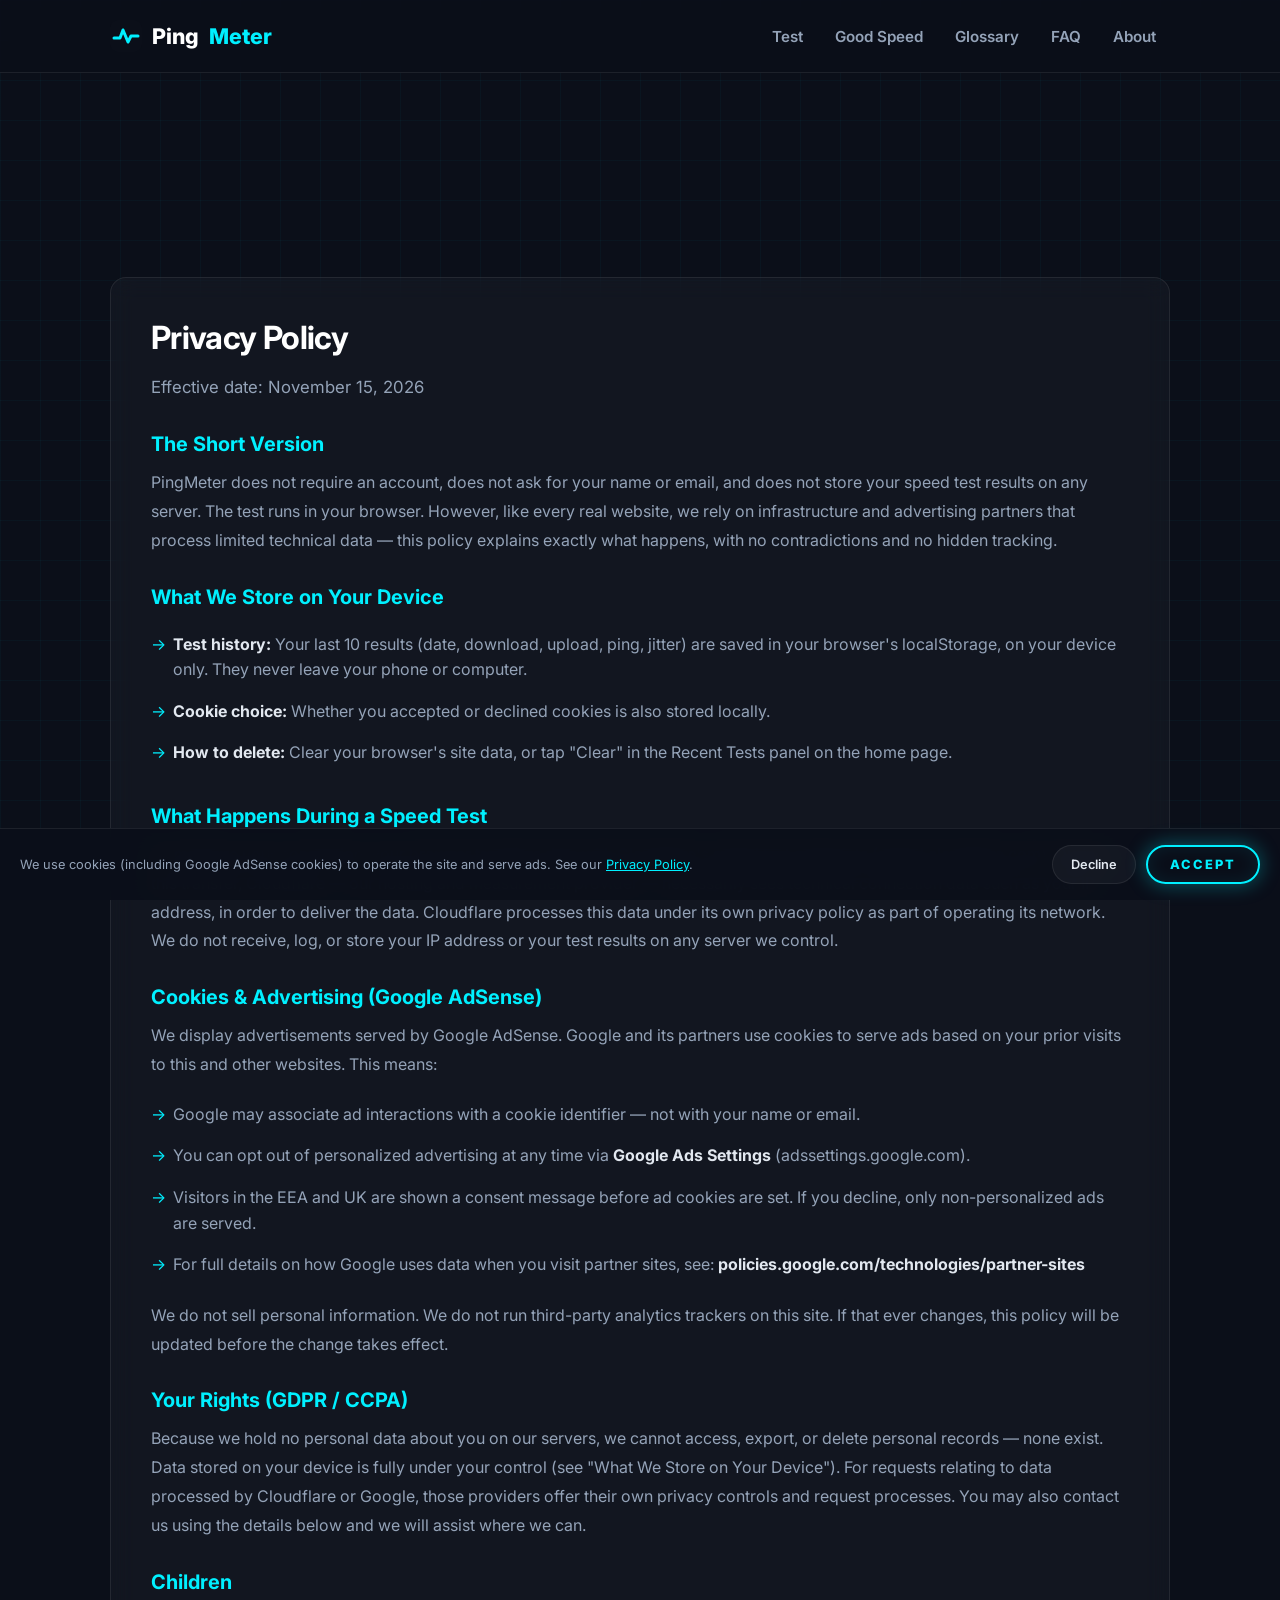
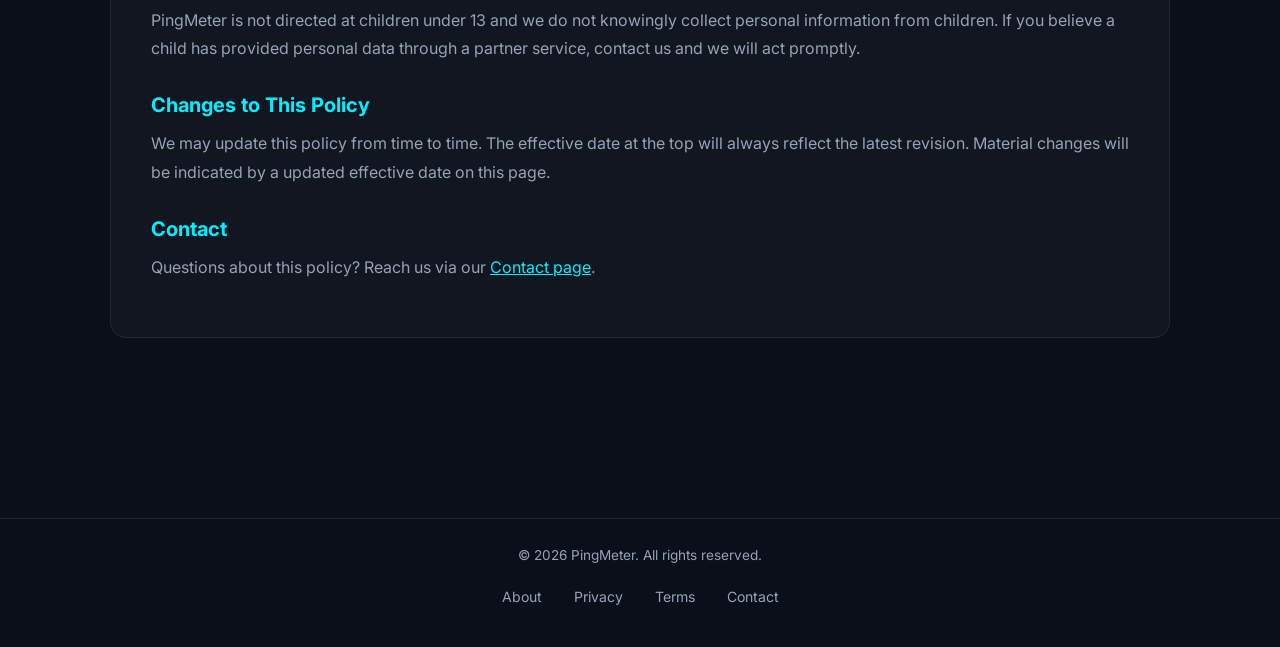
<file: privacy-policy.html>
<!DOCTYPE html>
<html lang="en">
<head>
    <meta charset="UTF-8">
    <meta name="viewport" content="width=device-width, initial-scale=1.0">
    <title>Privacy Policy | PingMeter</title>
    <meta name="description" content="How PingMeter handles your data: what we collect, what we don't, how cookies and advertising work, and your rights. Written in plain language.">
    <link rel="icon" type="image/svg+xml" href="favicon.svg">
    <link rel="canonical" href="https://pingmeter.pages.dev/privacy-policy">
    <meta property="og:type" content="website">
    <meta property="og:title" content="Privacy Policy | PingMeter">
    <meta property="og:description" content="How PingMeter handles data, cookies and advertising — in plain language.">
    <meta property="og:url" content="https://pingmeter.pages.dev/privacy-policy">
    <meta name="twitter:card" content="summary">
    <link rel="preconnect" href="https://fonts.googleapis.com">
    <link rel="preconnect" href="https://fonts.gstatic.com" crossorigin>
    <link href="https://fonts.googleapis.com/css2?family=Inter:wght@400;600;800&family=JetBrains+Mono:wght@500;700&display=swap" rel="stylesheet">
    <link rel="stylesheet" href="css/style.css">
</head>
<body>
    <div class="grid-bg"></div>

    <header class="glass-header">
        <div class="container header-inner">
            <a href="./" class="logo">Ping<span>Meter</span></a>
            <nav id="main-nav">
                <a href="./">Test</a>
                <a href="good-speed">Good Speed</a>
                <a href="glossary">Glossary</a>
                <a href="faq">FAQ</a>
                <a href="about">About</a>
            </nav>
            <button class="menu-toggle" onclick="document.getElementById('main-nav').classList.toggle('open')">
                <span></span><span></span><span></span>
            </button>
        </div>
    </header>

    <main class="container content-page">
        <div class="ad-slot"></div>

        <article class="glass article-card">
            <h1>Privacy Policy</h1>
            <p class="article-intro">Effective date: November 15, 2026</p>

            <h2>The Short Version</h2>
            <p>PingMeter does not require an account, does not ask for your name or email, and does not store your speed test results on any server. The test runs in your browser. However, like every real website, we rely on infrastructure and advertising partners that process limited technical data — this policy explains exactly what happens, with no contradictions and no hidden tracking.</p>

            <h2>What We Store on Your Device</h2>
            <ul class="content-list">
                <li><strong>Test history:</strong> Your last 10 results (date, download, upload, ping, jitter) are saved in your browser's localStorage, on your device only. They never leave your phone or computer.</li>
                <li><strong>Cookie choice:</strong> Whether you accepted or declined cookies is also stored locally.</li>
                <li><strong>How to delete:</strong> Clear your browser's site data, or tap "Clear" in the Recent Tests panel on the home page.</li>
            </ul>

            <h2>What Happens During a Speed Test</h2>
            <p>To measure your connection, your browser transfers data with Cloudflare's speed test endpoints (speed.cloudflare.com). During this transfer, Cloudflare — our hosting and measurement provider — necessarily sees technical connection data such as your IP address, in order to deliver the data. Cloudflare processes this data under its own privacy policy as part of operating its network. We do not receive, log, or store your IP address or your test results on any server we control.</p>

            <h2>Cookies & Advertising (Google AdSense)</h2>
            <p>We display advertisements served by Google AdSense. Google and its partners use cookies to serve ads based on your prior visits to this and other websites. This means:</p>
            <ul class="content-list">
                <li>Google may associate ad interactions with a cookie identifier — not with your name or email.</li>
                <li>You can opt out of personalized advertising at any time via <strong>Google Ads Settings</strong> (adssettings.google.com).</li>
                <li>Visitors in the EEA and UK are shown a consent message before ad cookies are set. If you decline, only non-personalized ads are served.</li>
                <li>For full details on how Google uses data when you visit partner sites, see: <strong>policies.google.com/technologies/partner-sites</strong></li>
            </ul>
            <p>We do not sell personal information. We do not run third-party analytics trackers on this site. If that ever changes, this policy will be updated before the change takes effect.</p>

            <h2>Your Rights (GDPR / CCPA)</h2>
            <p>Because we hold no personal data about you on our servers, we cannot access, export, or delete personal records — none exist. Data stored on your device is fully under your control (see "What We Store on Your Device"). For requests relating to data processed by Cloudflare or Google, those providers offer their own privacy controls and request processes. You may also contact us using the details below and we will assist where we can.</p>

            <h2>Children</h2>
            <p>PingMeter is not directed at children under 13 and we do not knowingly collect personal information from children. If you believe a child has provided personal data through a partner service, contact us and we will act promptly.</p>

            <h2>Changes to This Policy</h2>
            <p>We may update this policy from time to time. The effective date at the top will always reflect the latest revision. Material changes will be indicated by a updated effective date on this page.</p>

            <h2>Contact</h2>
            <p>Questions about this policy? Reach us via our <a href="contact" style="color: var(--accent);">Contact page</a>.</p>
        </article>

        <div class="ad-slot"></div>
    </main>

    <footer class="glass-footer">
        <div class="container footer-inner">
            <p>&copy; 2026 PingMeter. All rights reserved.</p>
            <div class="footer-links">
                <a href="about">About</a>
                <a href="privacy-policy">Privacy</a>
                <a href="terms">Terms</a>
                <a href="contact">Contact</a>
            </div>
        </div>
    </footer>

    <script src="js/layout.js"></script>
</body>
</html>
</file>
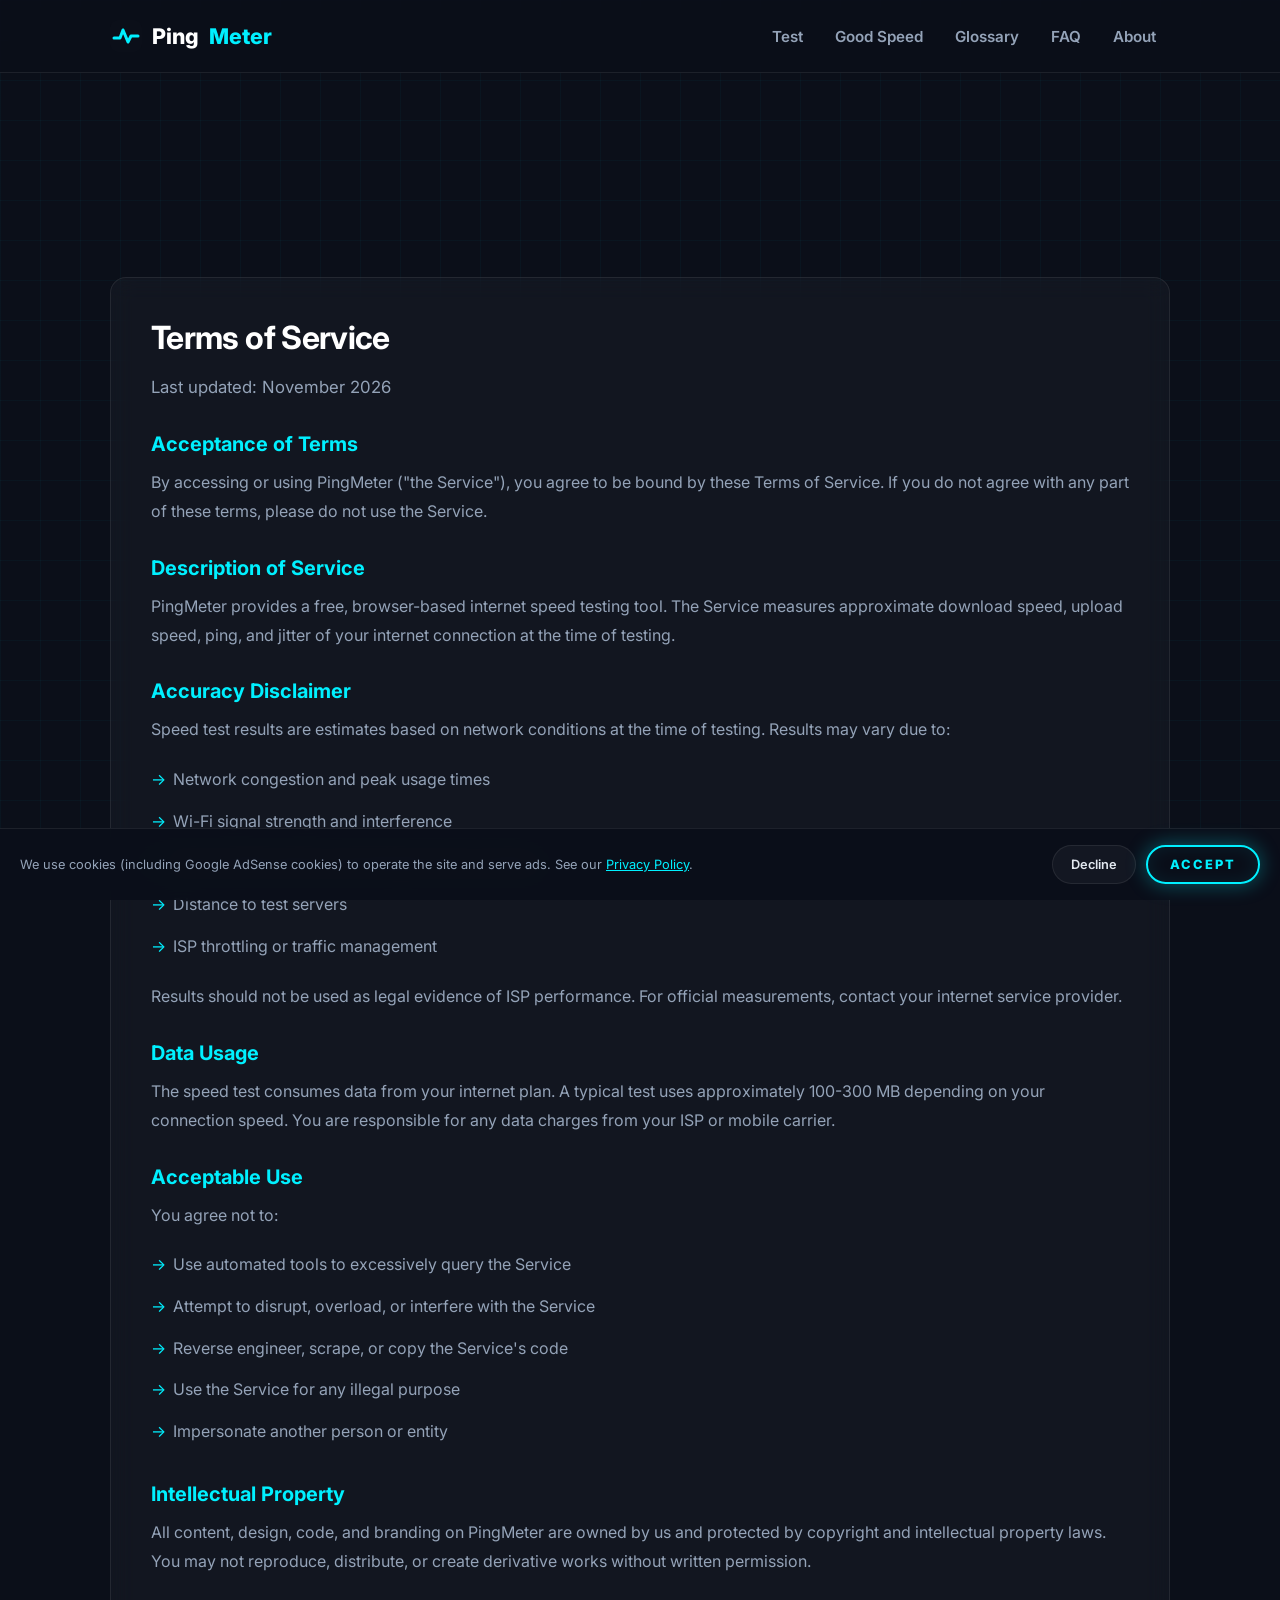
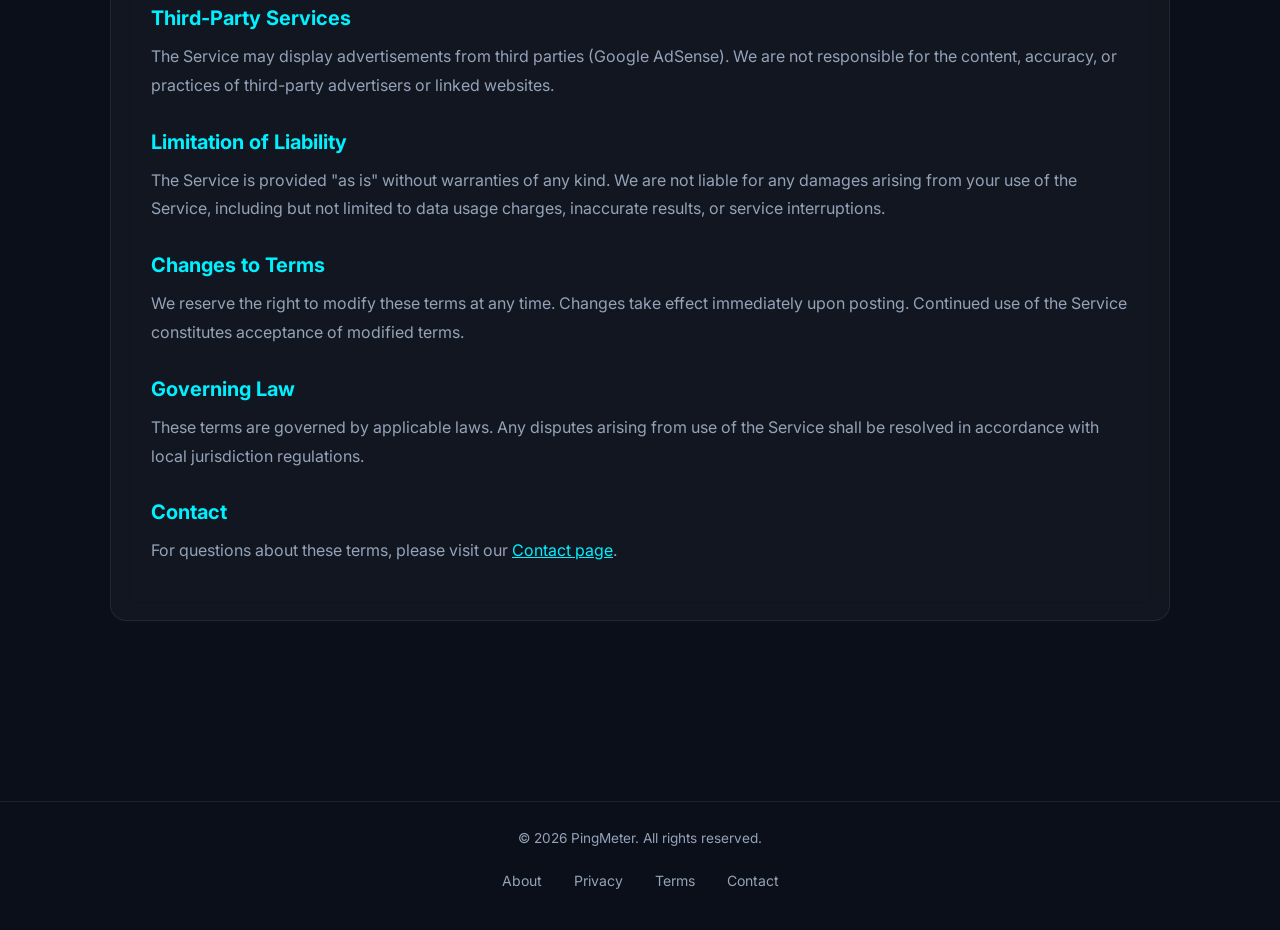
<file: terms.html>
<!DOCTYPE html>
<html lang="en">
<head>
    <meta charset="UTF-8">
    <meta name="viewport" content="width=device-width, initial-scale=1.0">
    <title>Terms of Service | PingMeter</title>
    <meta name="description" content="Terms of service for PingMeter internet speed test. Please read before using our service.">
    <link rel="preconnect" href="https://fonts.googleapis.com">
    <link rel="preconnect" href="https://fonts.gstatic.com" crossorigin>
    <link href="https://fonts.googleapis.com/css2?family=Inter:wght@400;600;800&family=JetBrains+Mono:wght@500;700&display=swap" rel="stylesheet">
    <link rel="stylesheet" href="css/style.css">
    <link rel="icon" type="image/svg+xml" href="favicon.svg">
    <link rel="canonical" href="https://pingmeter.pages.dev/SLUG">
    <meta property="og:type" content="website">
    <meta property="og:title" content="OG_TITLE">
    <meta property="og:description" content="OG_DESC">
    <meta property="og:url" content="https://pingmeter.pages.dev/SLUG">
    <meta name="twitter:card" content="summary">
</head>
<body>
    <div class="grid-bg"></div>

    <!-- HEADER -->
    <header class="glass-header">
        <div class="container header-inner">
            <a href="index.html" class="logo">Ping<span>Meter</span></a>
            <nav id="main-nav">
                <a href="index.html">Test</a>
                <a href="good-speed.html">Good Speed</a>
                <a href="glossary.html">Glossary</a>
                <a href="faq.html">FAQ</a>
                <a href="about.html">About</a>
            </nav>
            <button class="menu-toggle" onclick="document.getElementById('main-nav').classList.toggle('open')">
                <span></span><span></span><span></span>
            </button>
        </div>
    </header>

    <main class="container content-page">
        <div class="ad-slot">Advertisement (Header)</div>

        <article class="glass article-card">
            <h1>Terms of Service</h1>
            <p class="article-intro">Last updated: November 2026</p>

            <h2>Acceptance of Terms</h2>
            <p>By accessing or using PingMeter ("the Service"), you agree to be bound by these Terms of Service. If you do not agree with any part of these terms, please do not use the Service.</p>

            <h2>Description of Service</h2>
            <p>PingMeter provides a free, browser-based internet speed testing tool. The Service measures approximate download speed, upload speed, ping, and jitter of your internet connection at the time of testing.</p>

            <h2>Accuracy Disclaimer</h2>
            <p>Speed test results are estimates based on network conditions at the time of testing. Results may vary due to:</p>
            <ul class="content-list">
                <li>Network congestion and peak usage times</li>
                <li>Wi-Fi signal strength and interference</li>
                <li>Device performance and background processes</li>
                <li>Distance to test servers</li>
                <li>ISP throttling or traffic management</li>
            </ul>
            <p>Results should not be used as legal evidence of ISP performance. For official measurements, contact your internet service provider.</p>

            <h2>Data Usage</h2>
            <p>The speed test consumes data from your internet plan. A typical test uses approximately 100-300 MB depending on your connection speed. You are responsible for any data charges from your ISP or mobile carrier.</p>

            <h2>Acceptable Use</h2>
            <p>You agree not to:</p>
            <ul class="content-list">
                <li>Use automated tools to excessively query the Service</li>
                <li>Attempt to disrupt, overload, or interfere with the Service</li>
                <li>Reverse engineer, scrape, or copy the Service's code</li>
                <li>Use the Service for any illegal purpose</li>
                <li>Impersonate another person or entity</li>
            </ul>

            <h2>Intellectual Property</h2>
            <p>All content, design, code, and branding on PingMeter are owned by us and protected by copyright and intellectual property laws. You may not reproduce, distribute, or create derivative works without written permission.</p>

            <h2>Third-Party Services</h2>
            <p>The Service may display advertisements from third parties (Google AdSense). We are not responsible for the content, accuracy, or practices of third-party advertisers or linked websites.</p>

            <h2>Limitation of Liability</h2>
            <p>The Service is provided "as is" without warranties of any kind. We are not liable for any damages arising from your use of the Service, including but not limited to data usage charges, inaccurate results, or service interruptions.</p>

            <h2>Changes to Terms</h2>
            <p>We reserve the right to modify these terms at any time. Changes take effect immediately upon posting. Continued use of the Service constitutes acceptance of modified terms.</p>

            <h2>Governing Law</h2>
            <p>These terms are governed by applicable laws. Any disputes arising from use of the Service shall be resolved in accordance with local jurisdiction regulations.</p>

            <h2>Contact</h2>
            <p>For questions about these terms, please visit our <a href="contact.html" style="color: var(--accent);">Contact page</a>.</p>
        </article>

        <div class="ad-slot">Advertisement (Footer)</div>
    </main>

    <!-- FOOTER -->
    <footer class="glass-footer">
        <div class="container footer-inner">
            <p>&copy; 2026 PingMeter.org. All rights reserved.</p>
            <div class="footer-links">
                <a href="about.html">About</a>
                <a href="privacy-policy.html">Privacy</a>
                <a href="terms.html">Terms</a>
                <a href="contact.html">Contact</a>
            </div>
        </div>
    </footer>
  <script src="js/layout.js"></script>
</body>
</html>
</file>
<file: css/style.css>
:root {
    --bg-dark: #0B0F19;
    --bg-card: rgba(255, 255, 255, 0.03);
    --border-glass: rgba(255, 255, 255, 0.08);
    --accent: #00F0FF;
    --accent-2: #3B82F6;
    --accent-glow: rgba(0, 240, 255, 0.35);
    --text-main: #E2E8F0;
    --text-muted: #94A3B8;
    --danger: #EF4444;
    --success: #22C55E;
    --font-main: 'Inter', system-ui, sans-serif;
    --font-mono: 'JetBrains Mono', monospace;
    --radius: 16px;
}

* { margin: 0; padding: 0; box-sizing: border-box; }

html { scroll-behavior: smooth; }

body {
    background-color: var(--bg-dark);
    color: var(--text-main);
    font-family: var(--font-main);
    min-height: 100vh;
    overflow-x: hidden;
}

.grid-bg {
    position: fixed; inset: 0;
    background-image:
        linear-gradient(rgba(0, 240, 255, 0.03) 1px, transparent 1px),
        linear-gradient(90deg, rgba(0, 240, 255, 0.03) 1px, transparent 1px);
    background-size: 40px 40px;
    z-index: -1;
    pointer-events: none;
}

.container { max-width: 1100px; margin: 0 auto; padding: 0 20px; }

.glass {
    background: var(--bg-card);
    backdrop-filter: blur(12px);
    -webkit-backdrop-filter: blur(12px);
    border: 1px solid var(--border-glass);
    border-radius: var(--radius);
}

a, button { font-family: inherit; }
:focus-visible { outline: 2px solid var(--accent); outline-offset: 3px; border-radius: 4px; }

/* ---------- HEADER ---------- */
.glass-header {
    background: rgba(11, 15, 25, 0.85);
    backdrop-filter: blur(10px);
    border-bottom: 1px solid var(--border-glass);
    position: sticky; top: 0; z-index: 100;
}
.header-inner { display: flex; justify-content: space-between; align-items: center; padding: 12px 20px; }
.logo {
    display: flex; align-items: center; gap: 10px;
    font-weight: 800; font-size: 1.35rem; text-decoration: none; color: #fff;
}
.logo-mark { width: 32px; height: 32px; border-radius: 8px; }
.logo span { color: var(--accent); }

nav { display: flex; gap: 4px; }
nav a {
    color: var(--text-muted); text-decoration: none;
    font-weight: 600; font-size: 0.95rem;
    padding: 12px 14px; min-height: 48px;
    display: inline-flex; align-items: center;
    border-radius: 10px; transition: color .2s, background .2s;
}
nav a:hover { color: var(--text-main); background: rgba(255,255,255,0.04); }
nav a.active { color: var(--accent); }

.menu-toggle { display: none; background: none; border: none; cursor: pointer; padding: 12px; min-height: 48px; }
.menu-toggle span { display: block; width: 22px; height: 2px; background: #fff; margin: 5px 0; border-radius: 2px; }

/* ---------- TEST AREA ---------- */
.test-area { text-align: center; padding: 48px 0 8px; }
.test-area h1 { font-size: 2rem; font-weight: 800; letter-spacing: -0.02em; }
.subtitle { color: var(--text-muted); margin-top: 8px; font-size: 1rem; }

.status-pill {
    display: inline-block; margin: 24px auto 8px;
    padding: 8px 18px; border-radius: 999px;
    background: rgba(255,255,255,0.04);
    border: 1px solid var(--border-glass);
    color: var(--text-muted); font-size: 0.85rem; font-weight: 600;
    min-height: 34px;
}
.status-pill.ok { color: var(--success); border-color: rgba(34,197,94,0.35); }
.status-pill.error { color: var(--danger); border-color: rgba(239,68,68,0.35); }

/* Gauge */
.gauge-wrap { position: relative; width: min(330px, 86vw); margin: 8px auto 4px; }
.gauge-svg { width: 100%; display: block; }
.gauge-track { fill: none; stroke: rgba(255,255,255,0.06); stroke-width: 14; stroke-linecap: round; }
.gauge-fill {
    fill: none; stroke: url(#gaugeGrad); stroke-width: 14; stroke-linecap: round;
    transition: stroke-dashoffset 0.15s linear;
    filter: drop-shadow(0 0 8px var(--accent-glow));
}
.gauge-tick { stroke: rgba(255,255,255,0.25); stroke-width: 2; }
.gauge-tick-label { fill: var(--text-muted); font-size: 12px; font-family: var(--font-mono); text-anchor: middle; }
#gauge-needle line { stroke: #fff; stroke-width: 3; stroke-linecap: round; filter: drop-shadow(0 0 6px var(--accent-glow)); }
.gauge-hub { fill: #fff; }

.gauge-center {
    position: absolute; inset: 0;
    display: flex; flex-direction: column; align-items: center; justify-content: center;
    padding-top: 24px; pointer-events: none;
}
.speed-number {
    font-family: var(--font-mono); font-size: 3.6rem; font-weight: 700;
    line-height: 1; color: #fff; font-variant-numeric: tabular-nums;
}
.speed-unit { color: var(--text-muted); font-family: var(--font-mono); font-size: 1rem; margin-top: 4px; }

.server-line { color: var(--text-muted); font-size: 0.78rem; margin-top: 6px; opacity: 0.8; }

.btn-start {
    margin-top: 20px;
    background: transparent; color: var(--accent);
    font-weight: 800; font-size: 1.05rem;
    padding: 16px 48px; border: 2px solid var(--accent); border-radius: 999px;
    cursor: pointer; text-transform: uppercase; letter-spacing: 2px;
    box-shadow: 0 0 20px var(--accent-glow), inset 0 0 18px rgba(0,240,255,0.08);
    transition: transform .15s, background .2s, opacity .2s;
}
.btn-start:hover:not(:disabled) { background: rgba(0, 240, 255, 0.08); transform: translateY(-1px); }
.btn-start:active:not(:disabled) { transform: translateY(1px); }
.btn-start:disabled { opacity: 0.45; cursor: not-allowed; box-shadow: none; }

.data-note { color: var(--text-muted); font-size: 0.75rem; margin-top: 12px; opacity: 0.75; }

/* Metrics */
.metrics-grid {
    display: grid; grid-template-columns: repeat(2, 1fr);
    gap: 12px; margin-top: 32px;
}
.metric-card { padding: 18px 12px; display: flex; flex-direction: column; align-items: center; gap: 4px; }
.m-icon { width: 20px; height: 20px; color: var(--accent); }
.metric-label { color: var(--text-muted); font-size: 0.8rem; font-weight: 600; }
.metric-value { font-family: var(--font-mono); font-size: 1.5rem; font-weight: 700; color: #fff; font-variant-numeric: tabular-nums; }
.m-unit { color: var(--text-muted); font-size: 0.72rem; }

.actions-row { margin-top: 16px; }
.btn-secondary {
    background: rgba(255,255,255,0.04); color: var(--text-main);
    border: 1px solid var(--border-glass); border-radius: 999px;
    padding: 10px 24px; font-size: 0.85rem; font-weight: 600; cursor: pointer;
    transition: background .2s, opacity .2s;
}
.btn-secondary:hover:not(:disabled) { background: rgba(255,255,255,0.08); }
.btn-secondary:disabled { opacity: 0.4; cursor: not-allowed; }

/* ---------- HISTORY ---------- */
.history-section { margin: 40px 0 8px; }
.history-head { display: flex; justify-content: space-between; align-items: center; margin-bottom: 12px; }
.history-head h2 { font-size: 1.05rem; font-weight: 700; }
.btn-ghost {
    background: none; border: none; color: var(--text-muted);
    font-size: 0.8rem; font-weight: 600; cursor: pointer; padding: 8px 12px;
}
.btn-ghost:hover { color: var(--danger); }
.history-list { display: flex; flex-direction: column; gap: 8px; }
.history-row {
    display: grid; grid-template-columns: 1fr auto auto auto;
    gap: 14px; align-items: center;
    padding: 12px 16px; border-radius: 12px;
    background: rgba(255,255,255,0.02); border: 1px solid var(--border-glass);
    font-family: var(--font-mono); font-size: 0.82rem;
}
.h-date { color: var(--text-muted); font-family: var(--font-main); font-size: 0.78rem; }
.h-dl { color: var(--accent); }
.h-ul { color: var(--accent-2); }
.h-ping { color: var(--text-muted); }
.history-empty { color: var(--text-muted); font-size: 0.85rem; padding: 8px 4px; }

/* ---------- AD SLOTS (invisible reserved space) ---------- */
.ad-slot { height: 100px; min-height: 100px; margin: 32px 0; contain: layout; }

/* ---------- PIVOT / CONTENT SHARED ---------- */
.pivot-section { margin: 8px 0 48px; }
.section-title { font-size: 1.4rem; margin-bottom: 20px; text-align: center; font-weight: 800; }
.pivot-grid { display: grid; grid-template-columns: 1fr; gap: 16px; }
.pivot-card { padding: 24px; display: block; text-decoration: none; color: inherit; position: relative; transition: transform .2s, border-color .2s; }
.pivot-card:hover { transform: translateY(-4px); border-color: rgba(0,240,255,0.4); }
.pivot-card h3 { color: var(--accent); margin-bottom: 8px; font-size: 1.1rem; }
.pivot-card p { color: var(--text-muted); font-size: 0.92rem; line-height: 1.6; padding-right: 24px; }
.arrow { position: absolute; top: 24px; right: 24px; font-size: 1.3rem; color: var(--accent); }

/* ---------- CONTENT PAGES ---------- */
.content-page { padding-top: 40px; }
.article-card { padding: 40px; margin-bottom: 30px; }
.article-card h1 { font-size: 2rem; margin-bottom: 15px; color: #fff; letter-spacing: -0.02em; }
.article-intro { color: var(--text-muted); font-size: 1.05rem; margin-bottom: 30px; line-height: 1.6; }
.article-card h2 { color: var(--accent); font-size: 1.25rem; margin-top: 30px; margin-bottom: 12px; }
.article-card p { color: var(--text-muted); line-height: 1.8; margin-bottom: 15px; }
.article-card strong { color: var(--text-main); }

.table-wrapper { overflow-x: auto; margin: 20px 0; }
.speed-table { width: 100%; border-collapse: collapse; font-size: 0.9rem; }
.speed-table th, .speed-table td { padding: 12px 15px; text-align: left; border-bottom: 1px solid var(--border-glass); }
.speed-table th { color: var(--accent); font-weight: 600; white-space: nowrap; }
.speed-table td { color: var(--text-muted); }

.glossary-item, .faq-item { padding: 20px 0; border-bottom: 1px solid var(--border-glass); }
.glossary-item:last-child, .faq-item:last-child { border-bottom: none; }
.glossary-item h2, .faq-item h2 { margin-top: 0; }
.faq-item h2 { font-size: 1.05rem; color: var(--text-main); }

.content-list { list-style: none; margin: 15px 0; }
.content-list li { color: var(--text-muted); padding: 8px 0 8px 22px; position: relative; line-height: 1.6; }
.content-list li::before { content: "→"; position: absolute; left: 0; color: var(--accent); }

.cta-box {
    margin-top: 40px; padding: 30px; text-align: center;
    background: rgba(0, 240, 255, 0.03);
    border: 1px solid rgba(0, 240, 255, 0.12); border-radius: var(--radius);
}
.cta-box h3 { color: #fff; margin-bottom: 10px; }
.cta-box p { color: var(--text-muted); margin-bottom: 20px; }
.btn-small { padding: 12px 30px; font-size: 0.85rem; margin-top: 0; }

.contact-box { padding: 28px; margin: 20px 0; }
.contact-item { display: flex; align-items: flex-start; gap: 15px; padding: 15px 0; border-bottom: 1px solid var(--border-glass); }
.contact-item:last-child { border-bottom: none; }
.contact-icon { font-size: 1.4rem; }
.contact-item strong { color: #fff; display: block; margin-bottom: 5px; }
.contact-item p { color: var(--text-muted); font-size: 0.9rem; margin: 0; }

/* ---------- FOOTER ---------- */
.glass-footer { border-top: 1px solid var(--border-glass); padding: 28px 0; margin-top: 48px; text-align: center; }
.glass-footer p { color: var(--text-muted); font-size: 0.85rem; }
.footer-links { margin-top: 12px; display: flex; justify-content: center; gap: 8px; flex-wrap: wrap; }
.footer-links a {
    color: var(--text-muted); text-decoration: none; font-size: 0.88rem;
    padding: 10px 12px; min-height: 44px; display: inline-flex; align-items: center;
}
.footer-links a:hover { color: var(--accent); }

/* ---------- CONSENT BAR ---------- */
.consent-bar {
    position: fixed; left: 0; right: 0; bottom: 0; z-index: 200;
    background: rgba(11, 15, 25, 0.96); backdrop-filter: blur(12px);
    border-top: 1px solid var(--border-glass);
    padding: 16px 20px; display: flex; gap: 16px; align-items: center; justify-content: space-between;
    transform: translateY(110%); transition: transform .35s ease;
}
.consent-bar.show { transform: translateY(0); }
.consent-bar p { color: var(--text-muted); font-size: 0.8rem; line-height: 1.5; }
.consent-bar a { color: var(--accent); }
.consent-actions { display: flex; gap: 10px; flex-shrink: 0; }
.consent-actions .btn-start { margin-top: 0; padding: 10px 22px; font-size: 0.8rem; }
.consent-actions .btn-secondary { padding: 10px 18px; font-size: 0.8rem; }

/* ---------- RESPONSIVE ---------- */
@media (min-width: 768px) {
    .metrics-grid { grid-template-columns: repeat(4, 1fr); }
    .pivot-grid { grid-template-columns: repeat(3, 1fr); }
    .test-area h1 { font-size: 2.5rem; }
}

@media (max-width: 767px) {
    .menu-toggle { display: block; }
    nav {
        position: absolute; top: 100%; left: 0; right: 0;
        background: rgba(11, 15, 25, 0.97); backdrop-filter: blur(10px);
        flex-direction: column; padding: 12px 20px 20px; display: none;
        border-bottom: 1px solid var(--border-glass);
    }
    nav.open { display: flex; }
    nav a { font-size: 1.05rem; }
    .article-card { padding: 26px 20px; }
    .article-card h1 { font-size: 1.55rem; }
    .speed-table { font-size: 0.8rem; }
    .speed-table th, .speed-table td { padding: 8px 10px; }
    .consent-bar { flex-direction: column; align-items: stretch; text-align: center; }
    .consent-actions { justify-content: center; }
    .history-row { grid-template-columns: 1fr auto auto auto; gap: 10px; font-size: 0.75rem; }
}

/* ---------- DROP 3 ADDITIONS ---------- */
.g-icon { width: 20px; height: 20px; vertical-align: -3px; margin-right: 8px; color: var(--accent); }
.contact-icon svg { width: 22px; height: 22px; color: var(--accent); }
.gauge-center { padding-top: 32px; }
</file>
